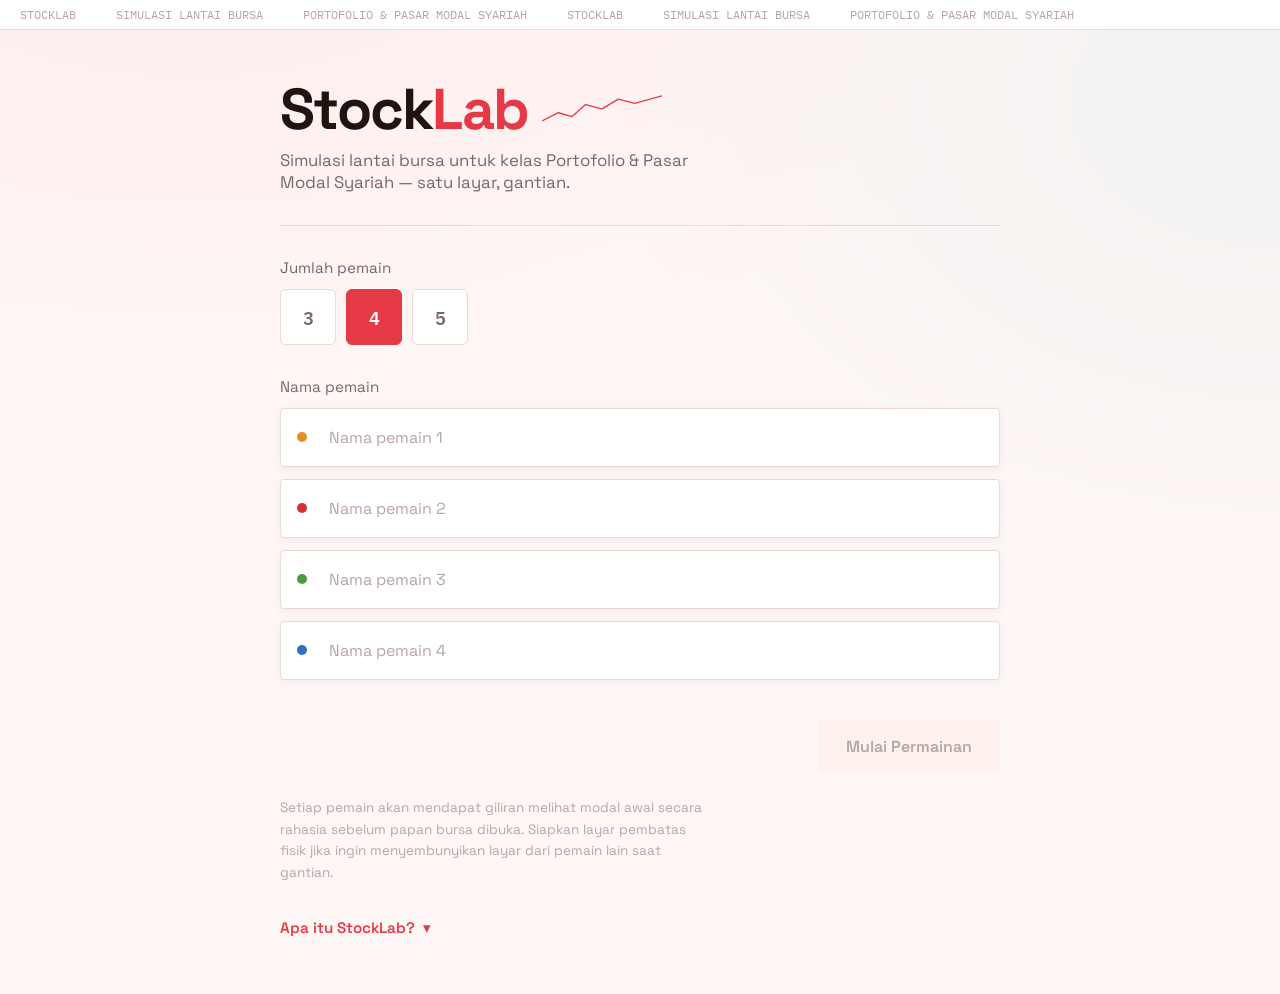
<file: index.html>
<!DOCTYPE html>
<html lang="id">
<head>
<meta charset="UTF-8">
<meta name="viewport" content="width=device-width, initial-scale=1.0, maximum-scale=1.0">
<title>StockLab — Simulasi Lantai Bursa</title>
<link rel="preconnect" href="https://fonts.googleapis.com">
<link rel="preconnect" href="https://fonts.gstatic.com" crossorigin>
<link href="https://fonts.googleapis.com/css2?family=Space+Grotesk:wght@400;500;600;700&family=IBM+Plex+Mono:wght@400;500;600;700&display=swap" rel="stylesheet">
<style>
  :root {
    --bg-void: #FFF7F6;
    --panel: #FFFFFF;
    --panel-raised: #FFF1EE;
    --panel-line: #EAD9D6;
    --ink: #23130F;
    --ink-muted: #7A6763;
    --ink-faint: #B7A6A2;

    --brand: #E63946;
    --brand-dark: #C22233;

    --keuangan: #E3902A;
    --tambang: #D6303B;
    --reksadana: #1F9E90;
    --agrikultur: #4C9A3E;
    --konsumer: #2E6FBE;

    --font-display: 'Space Grotesk', system-ui, sans-serif;
    --font-mono: 'IBM Plex Mono', ui-monospace, monospace;
  }

  :root { color-scheme: light; }

  * { box-sizing: border-box; }

  .reveal-box, .aksi-panel, .ladder, .name-field, .aksi-card, .final-row, .player-chip, .pass-card .reveal-box {
    box-shadow: 0 2px 8px rgba(35,19,15,0.06);
  }

  html, body {
    margin: 0;
    padding: 0;
    background: var(--bg-void);
    color: var(--ink);
    font-family: var(--font-display);
    min-height: 100vh;
    overflow-x: hidden;
  }

  body {
    background-image:
      radial-gradient(ellipse 900px 500px at 15% -10%, rgba(230,57,70,0.06), transparent),
      radial-gradient(ellipse 700px 500px at 100% 10%, rgba(31,158,144,0.06), transparent);
  }

  .screen {
    display: none;
    min-height: 100vh;
    width: 100%;
    padding: clamp(20px, 4vw, 56px);
  }
  .screen.active { display: flex; flex-direction: column; }

  /* ---------- Setup screen ---------- */

  #screen-setup { justify-content: center; }

  .setup-wrap {
    width: 100%;
    max-width: 720px;
    margin: 0 auto;
  }

  .wordmark {
    font-size: clamp(2.4rem, 6vw, 3.6rem);
    font-weight: 700;
    letter-spacing: -0.03em;
    line-height: 1;
    margin: 0;
  }
  .wordmark span { color: var(--brand); }

  .tagline {
    color: var(--ink-muted);
    font-size: 1.05rem;
    margin: 10px 0 0;
    max-width: 40ch;
  }

  .rule {
    height: 1px;
    background: var(--panel-line);
    margin: 32px 0;
    border: none;
  }

  .field-label {
    font-size: 0.95rem;
    color: var(--ink-muted);
    margin: 0 0 12px;
  }

  .count-row {
    display: flex;
    gap: 10px;
    margin-bottom: 32px;
  }

  .count-btn {
    font-family: var(--font-mono);
    font-size: 1.1rem;
    font-weight: 600;
    width: 56px;
    height: 56px;
    border-radius: 6px;
    border: 1px solid var(--panel-line);
    background: var(--panel);
    color: var(--ink-muted);
    cursor: pointer;
    transition: border-color 0.15s, color 0.15s, background 0.15s;
  }
  .count-btn:hover { border-color: var(--ink-faint); color: var(--ink); }
  .count-btn.selected {
    background: var(--brand);
    border-color: var(--brand);
    color: #FFFFFF;
  }

  .name-fields {
    display: flex;
    flex-direction: column;
    gap: 12px;
    margin-bottom: 40px;
  }

  .name-field {
    display: flex;
    align-items: center;
    gap: 14px;
    background: var(--panel);
    border: 1px solid var(--panel-line);
    border-radius: 4px;
    padding: 4px 4px 4px 16px;
  }

  .name-swatch {
    width: 10px;
    height: 10px;
    border-radius: 50%;
    flex-shrink: 0;
  }

  .name-field input {
    flex: 1;
    background: transparent;
    border: none;
    color: var(--ink);
    font-family: var(--font-display);
    font-size: 1rem;
    padding: 14px 8px;
    outline: none;
  }
  .name-field input::placeholder { color: var(--ink-faint); }

  .start-row { display: flex; justify-content: flex-end; }

  .btn-primary {
    font-family: var(--font-display);
    font-size: 1rem;
    font-weight: 600;
    color: #FFFFFF;
    background: var(--brand);
    border: none;
    border-radius: 4px;
    padding: 16px 28px;
    cursor: pointer;
    transition: transform 0.1s, background 0.15s;
  }
  .btn-primary:hover { background: var(--brand-dark); }
  .btn-primary:active { transform: scale(0.98); }
  .btn-primary:disabled {
    background: var(--panel-raised);
    color: var(--ink-faint);
    cursor: not-allowed;
  }

  .btn-ghost {
    font-family: var(--font-display);
    font-size: 0.95rem;
    font-weight: 500;
    color: var(--ink-muted);
    background: transparent;
    border: 1px solid var(--panel-line);
    border-radius: 4px;
    padding: 14px 24px;
    cursor: pointer;
    transition: border-color 0.15s, color 0.15s;
  }
  .btn-ghost:hover { border-color: var(--ink-faint); color: var(--ink); }

  .setup-note {
    margin-top: 24px;
    font-size: 0.85rem;
    color: var(--ink-faint);
    line-height: 1.6;
    max-width: 48ch;
  }

  .info-toggle-wrap { margin-top: 28px; }

  .info-toggle {
    display: flex;
    align-items: center;
    gap: 8px;
    background: none;
    border: none;
    color: var(--brand);
    font-family: var(--font-display);
    font-size: 0.95rem;
    font-weight: 600;
    cursor: pointer;
    padding: 6px 0;
  }
  .info-toggle .chevron { transition: transform 0.2s ease; display: inline-block; }
  .info-toggle[aria-expanded="true"] .chevron { transform: rotate(180deg); }

  .info-panel {
    margin-top: 16px;
    padding: 20px;
    background: var(--panel);
    border: 1px solid var(--panel-line);
    border-radius: 10px;
    max-width: 640px;
    animation: infoFadeIn 0.25s ease;
  }
  @keyframes infoFadeIn {
    from { opacity: 0; transform: translateY(-6px); }
    to { opacity: 1; transform: translateY(0); }
  }

  .info-intro {
    font-size: 0.92rem;
    line-height: 1.7;
    color: var(--ink-muted);
    margin: 0 0 20px;
  }

  .info-subhead {
    font-family: var(--font-mono);
    font-size: 0.72rem;
    color: var(--ink-faint);
    margin: 0 0 10px;
  }

  .info-endnote {
    font-size: 0.8rem;
    color: var(--ink-faint);
    line-height: 1.6;
    margin: 12px 0 20px;
  }

  .flow-strip {
    display: grid;
    grid-template-columns: repeat(4, 1fr);
    gap: 10px;
  }
  @media (max-width: 560px) {
    .flow-strip { grid-template-columns: 1fr; }
  }

  .flow-step {
    display: flex;
    flex-direction: column;
    gap: 4px;
    background: var(--panel-raised);
    border: 1px solid var(--panel-line);
    border-radius: 8px;
    padding: 12px;
  }
  .flow-icon { font-size: 1.3rem; }
  .flow-name { font-weight: 700; font-size: 0.9rem; }
  .flow-desc { font-size: 0.76rem; color: var(--ink-muted); line-height: 1.4; }

  .example-row {
    display: flex;
    gap: 12px;
    flex-wrap: wrap;
    margin-bottom: 8px;
  }

  .example-card {
    flex: 1;
    min-width: 220px;
    background: var(--panel-raised);
    border: 1px solid var(--panel-line);
    border-radius: 8px;
    padding: 14px;
  }
  .example-card .aksi-sector { font-size: 0.78rem; font-weight: 600; margin-bottom: 4px; }
  .example-card .aksi-effect { font-size: 0.85rem; color: var(--ink-muted); margin-bottom: 10px; }
  .example-card[data-theme="tambang"] .aksi-sector { color: var(--tambang); }
  .example-card[data-theme="agrikultur"] .aksi-sector { color: var(--agrikultur); }
  .example-card[data-theme="konsumer"] .aksi-sector { color: var(--konsumer); }
  .example-outcomes { font-size: 0.8rem; line-height: 1.7; color: var(--ink); }

  /* ---------- Pass-device / privacy screen ---------- */

  #screen-pass {
    justify-content: center;
    align-items: center;
    text-align: center;
  }

  .pass-card {
    width: 100%;
    max-width: 460px;
  }

  .pass-eyebrow {
    color: var(--ink-faint);
    font-family: var(--font-mono);
    font-size: 0.85rem;
    margin: 0 0 8px;
  }

  .pass-name {
    font-size: clamp(1.8rem, 5vw, 2.4rem);
    font-weight: 700;
    letter-spacing: -0.02em;
    margin: 0 0 28px;
  }

  .pass-instruction {
    color: var(--ink-muted);
    font-size: 1rem;
    line-height: 1.6;
    margin: 0 0 36px;
  }

  .reveal-box {
    background: var(--panel);
    border: 1px solid var(--panel-line);
    border-radius: 8px;
    padding: 36px 24px;
    margin-bottom: 28px;
    min-height: 140px;
    display: flex;
    flex-direction: column;
    align-items: center;
    justify-content: center;
    cursor: pointer;
    transition: border-color 0.15s;
  }
  .reveal-box:hover { border-color: var(--ink-faint); }

  .reveal-hidden .eye-icon { color: var(--ink-faint); margin-bottom: 14px; }
  .reveal-hidden .reveal-label {
    color: var(--ink-muted);
    font-size: 0.95rem;
  }

  .reveal-shown .reveal-label {
    color: var(--ink-muted);
    font-size: 0.85rem;
    margin: 0 0 6px;
  }
  .capital-figure {
    font-family: var(--font-mono);
    font-weight: 600;
    font-size: 2.6rem;
    color: var(--brand);
    letter-spacing: -0.01em;
  }
  .capital-figure .unit {
    font-size: 1.1rem;
    color: var(--ink-muted);
    margin-left: 8px;
  }

  #pass-continue { display: none; width: 100%; }

  /* ---------- Board screen ---------- */

  #screen-board { padding-left: clamp(16px, 3vw, 40px); padding-right: clamp(16px, 3vw, 40px); }

  .board-header {
    display: flex;
    justify-content: space-between;
    align-items: flex-start;
    flex-wrap: wrap;
    gap: 16px;
    margin-bottom: 8px;
  }

  .board-title { font-size: 1.5rem; font-weight: 700; margin: 0; letter-spacing: -0.02em; }
  .board-sub { color: var(--ink-faint); font-size: 0.85rem; margin: 4px 0 0; font-family: var(--font-mono); }

  .player-strip {
    display: flex;
    gap: 8px;
    flex-wrap: wrap;
  }

  .player-chip {
    display: flex;
    align-items: center;
    gap: 8px;
    background: var(--panel);
    border: 1px solid var(--panel-line);
    border-radius: 999px;
    padding: 8px 14px 8px 10px;
    font-size: 0.85rem;
  }
  .player-chip .dot { width: 8px; height: 8px; border-radius: 50%; }
  .player-chip .coins { color: var(--ink-faint); font-family: var(--font-mono); }

  .market {
    margin-top: 36px;
    display: grid;
    grid-template-columns: repeat(5, 1fr);
    gap: clamp(8px, 1.4vw, 18px);
    align-items: end;
  }

  @media (max-width: 760px) {
    .market {
      grid-auto-flow: column;
      grid-auto-columns: minmax(120px, 1fr);
      overflow-x: auto;
      padding-bottom: 12px;
    }
  }

  .sector {
    display: flex;
    flex-direction: column;
    align-items: center;
  }

  .sector-name {
    font-size: 0.8rem;
    font-weight: 600;
    text-align: center;
    margin-bottom: 14px;
    min-height: 2.4em;
    display: flex;
    align-items: center;
  }

  .ladder {
    width: 100%;
    border-radius: 6px;
    border: 1px solid var(--panel-line);
    background: var(--panel);
    padding: 8px 0;
    display: flex;
    flex-direction: column-reverse;
    gap: 2px;
  }

  .rung {
    position: relative;
    display: flex;
    align-items: center;
    justify-content: center;
    height: 34px;
    font-family: var(--font-mono);
    font-size: 0.85rem;
    color: var(--ink-faint);
  }

  .rung.active {
    color: var(--bg-void);
    font-weight: 700;
  }

  .rung .token {
    position: absolute;
    inset: 3px 10px;
    border-radius: 4px;
    z-index: 0;
  }
  .rung .num { position: relative; z-index: 1; }

  .sector[data-sector="keuangan"] .token { background: var(--keuangan); }
  .sector[data-sector="tambang"] .token { background: var(--tambang); }
  .sector[data-sector="reksadana"] .token { background: var(--reksadana); }
  .sector[data-sector="agrikultur"] .token { background: var(--agrikultur); }
  .sector[data-sector="konsumer"] .token { background: var(--konsumer); }

  .sector[data-sector="keuangan"] .sector-name { color: var(--keuangan); }
  .sector[data-sector="tambang"] .sector-name { color: var(--tambang); }
  .sector[data-sector="reksadana"] .sector-name { color: var(--reksadana); }
  .sector[data-sector="agrikultur"] .sector-name { color: var(--agrikultur); }
  .sector[data-sector="konsumer"] .sector-name { color: var(--konsumer); }

  .sector-reksadana .ladder {
    border-style: dashed;
  }
  .reksadana-formula {
    margin-top: 12px;
    font-size: 0.7rem;
    color: var(--ink-faint);
    text-align: center;
    line-height: 1.5;
  }
  .reksadana-formula .val { color: var(--reksadana); font-family: var(--font-mono); }

  .board-footer {
    margin-top: 48px;
    padding-top: 20px;
    border-top: 1px solid var(--panel-line);
    display: flex;
    justify-content: space-between;
    align-items: center;
    flex-wrap: wrap;
    gap: 12px;
  }

  .footer-note {
    color: var(--ink-faint);
    font-size: 0.85rem;
    max-width: 52ch;
    line-height: 1.6;
  }

  .batch-tag {
    font-family: var(--font-mono);
    font-size: 0.75rem;
    color: var(--ink-faint);
    border: 1px solid var(--panel-line);
    border-radius: 4px;
    padding: 6px 10px;
    white-space: nowrap;
  }

  @media (max-width: 520px) {
    .board-header { flex-direction: column; }
  }

  /* ---------- Bidding phase ---------- */

  .order-badge {
    font-family: var(--font-mono);
    font-size: 0.75rem;
    color: var(--brand);
    border: 1px solid var(--panel-line);
    border-radius: 4px;
    padding: 2px 6px;
  }

  .order-line {
    display: block;
    margin-top: 10px;
    font-family: var(--font-mono);
    color: var(--ink-muted);
    font-size: 0.9rem;
  }

  .footer-actions {
    display: flex;
    align-items: center;
    gap: 12px;
    flex-wrap: wrap;
  }

  .bid-input {
    width: 100%;
    background: var(--panel);
    border: 1px solid var(--panel-line);
    border-radius: 8px;
    padding: 28px;
    text-align: center;
    font-family: var(--font-mono);
    font-size: 2.4rem;
    color: var(--ink);
    outline: none;
    -moz-appearance: textfield;
  }
  .bid-input:focus { border-color: var(--brand); }

  .bid-hint {
    color: var(--ink-faint);
    font-size: 0.85rem;
    margin: 14px 0 28px;
    line-height: 1.6;
  }
  .bid-hint strong { color: var(--ink-muted); }

  .result-table {
    width: 100%;
    border-collapse: collapse;
    margin: 24px 0 16px;
    text-align: left;
  }
  .result-table th {
    font-family: var(--font-mono);
    font-weight: 500;
    font-size: 0.75rem;
    color: var(--ink-faint);
    padding: 0 10px 10px 0;
    border-bottom: 1px solid var(--panel-line);
  }
  .result-table td {
    padding: 12px 10px 12px 0;
    border-bottom: 1px solid var(--panel-line);
    font-size: 0.95rem;
  }
  .result-rank {
    font-family: var(--font-mono);
    font-weight: 700;
    color: var(--brand);
  }

  /* ---------- Fase Aksi ---------- */

  .aksi-wrap { max-width: 980px; margin: 0 auto; width: 100%; }

  .aksi-header {
    display: flex;
    justify-content: space-between;
    align-items: center;
    flex-wrap: wrap;
    gap: 12px;
    margin-bottom: 24px;
  }

  .aksi-turn-badge {
    font-family: var(--font-mono);
    font-size: 0.85rem;
    color: var(--ink-faint);
  }
  .aksi-turn-name {
    font-size: 1.3rem;
    font-weight: 700;
  }

  .card-grid {
    display: grid;
    grid-template-columns: repeat(auto-fill, minmax(130px, 1fr));
    gap: 10px;
    margin-bottom: 24px;
  }

  .aksi-card {
    border: 1px solid var(--panel-line);
    background: var(--panel);
    border-radius: 8px;
    padding: 14px 10px;
    cursor: pointer;
    text-align: center;
    transition: border-color 0.15s, transform 0.1s;
  }
  .aksi-card:hover { border-color: var(--ink-faint); transform: translateY(-2px); }
  .aksi-card.selected { border-color: var(--brand); background: var(--panel-raised); }
  .aksi-card .aksi-sector { font-size: 0.72rem; font-weight: 600; margin-bottom: 8px; }
  .aksi-card .aksi-effect { font-size: 0.85rem; color: var(--ink-muted); }
  .aksi-card .aksi-effect.plain { color: var(--ink-faint); font-style: italic; }

  .aksi-card[data-theme="tambang"] .aksi-sector { color: var(--tambang); }
  .aksi-card[data-theme="konsumer"] .aksi-sector { color: var(--konsumer); }
  .aksi-card[data-theme="keuangan"] .aksi-sector { color: var(--keuangan); }
  .aksi-card[data-theme="agrikultur"] .aksi-sector { color: var(--agrikultur); }
  .aksi-card[data-theme="reksadana"] .aksi-sector { color: var(--brand); }

  .aksi-panel {
    background: var(--panel);
    border: 1px solid var(--panel-line);
    border-radius: 8px;
    padding: 24px;
    margin-bottom: 24px;
  }

  .aksi-panel-title { font-weight: 600; margin: 0 0 6px; }
  .aksi-panel-sub { color: var(--ink-muted); font-size: 0.9rem; margin: 0 0 18px; line-height: 1.6; }

  .aksi-choice-row { display: flex; gap: 12px; flex-wrap: wrap; }

  .btn-option {
    font-family: var(--font-display);
    font-size: 0.95rem;
    font-weight: 500;
    color: var(--ink);
    background: var(--panel-raised);
    border: 1px solid var(--panel-line);
    border-radius: 6px;
    padding: 12px 18px;
    cursor: pointer;
    transition: border-color 0.15s;
  }
  .btn-option:hover { border-color: var(--brand); }
  .btn-option:disabled { opacity: 0.4; cursor: not-allowed; }

  .holdings-section { margin-top: 40px; }
  .holdings-title {
    font-size: 0.85rem;
    color: var(--ink-faint);
    text-transform: none;
    margin: 0 0 12px;
    font-family: var(--font-mono);
  }

  .holdings-table { width: 100%; border-collapse: collapse; }
  .holdings-table th, .holdings-table td {
    padding: 10px 8px;
    text-align: center;
    border-bottom: 1px solid var(--panel-line);
    font-size: 0.85rem;
  }
  .holdings-table th:first-child, .holdings-table td:first-child { text-align: left; }
  .holdings-table th { color: var(--ink-faint); font-weight: 500; font-family: var(--font-mono); font-size: 0.72rem; }
  .holdings-table td.qty-zero { color: var(--ink-faint); }

  .bank-section { margin-top: 24px; }
  .bank-section .footer-actions { align-items: center; }

  .bid-select {
    font-family: var(--font-display);
    font-size: 0.9rem;
    color: var(--ink);
    background: var(--panel);
    border: 1px solid var(--panel-line);
    border-radius: 6px;
    padding: 10px 12px;
  }

  .utang-badge {
    font-family: var(--font-mono);
    font-size: 0.72rem;
    color: var(--tambang);
    border: 1px solid var(--panel-line);
    border-radius: 4px;
    padding: 2px 6px;
  }

  .ekonomi-log-item {
    padding: 10px 0;
    border-bottom: 1px solid var(--panel-line);
    font-size: 0.9rem;
    line-height: 1.6;
    color: var(--ink-muted);
  }
  .ekonomi-log-item:last-child { border-bottom: none; }
  .ekonomi-log-item strong { color: var(--ink); }

  .final-row {
    display: flex;
    align-items: center;
    gap: 16px;
    background: var(--panel);
    border: 1px solid var(--panel-line);
    border-radius: 8px;
    padding: 18px 20px;
    margin-bottom: 10px;
  }
  .final-row.winner { border-color: var(--brand); background: var(--panel-raised); }
  .final-rank { font-family: var(--font-mono); font-size: 1.3rem; font-weight: 700; color: var(--ink-faint); width: 2ch; }
  .final-row.winner .final-rank { color: var(--brand); }
  .final-name { flex: 1; }
  .final-name .label { font-weight: 600; font-size: 1.05rem; }
  .final-name .crown { color: var(--brand); font-size: 0.78rem; font-family: var(--font-mono); margin-top: 2px; }
  .final-breakdown { color: var(--ink-faint); font-size: 0.78rem; font-family: var(--font-mono); margin-top: 4px; }
  .final-total { font-family: var(--font-mono); font-weight: 700; font-size: 1.3rem; }

  .coin-peek {
    display: inline-flex;
    align-items: center;
    gap: 6px;
    cursor: pointer;
    color: var(--ink-faint);
    font-family: var(--font-mono);
    font-size: 0.85rem;
    border: 1px dashed var(--panel-line);
    border-radius: 6px;
    padding: 5px 12px;
    transition: border-color 0.15s, color 0.15s;
  }
  .coin-peek:hover { border-color: var(--ink-faint); }
  .coin-peek.revealed {
    color: var(--brand);
    border-style: solid;
    border-color: var(--brand);
  }

  /* ---------- Sentuhan tema saham: ticker, flash harga, animasi kartu ---------- */

  .ticker-bar {
    position: sticky;
    top: 0;
    z-index: 40;
    background: var(--panel);
    border-bottom: 1px solid var(--panel-line);
    overflow: hidden;
    white-space: nowrap;
  }
  .ticker-track {
    display: inline-block;
    padding: 7px 0;
    font-family: var(--font-mono);
    font-size: 0.75rem;
    color: var(--ink-faint);
    animation: ticker-scroll 26s linear infinite;
  }
  .ticker-track span { margin: 0 20px; }
  .ticker-up { color: var(--agrikultur); }
  .ticker-down { color: var(--tambang); }
  @keyframes ticker-scroll {
    from { transform: translateX(0); }
    to { transform: translateX(-50%); }
  }
  @media (prefers-reduced-motion: reduce) {
    .ticker-track { animation: none; }
  }

  .sector { border-radius: 10px; transition: none; }
  .sector.flash-up { animation: flashUp 1.1s ease; }
  .sector.flash-down { animation: flashDown 1.1s ease; }
  @keyframes flashUp {
    0% { box-shadow: 0 0 0 0 rgba(95,174,73,0.55); }
    100% { box-shadow: 0 0 0 16px rgba(95,174,73,0); }
  }
  @keyframes flashDown {
    0% { box-shadow: 0 0 0 0 rgba(214,72,74,0.55); }
    100% { box-shadow: 0 0 0 16px rgba(214,72,74,0); }
  }

  @keyframes cardPop {
    from { opacity: 0; transform: translateY(8px) scale(0.96); }
    to { opacity: 1; transform: translateY(0) scale(1); }
  }
  .aksi-card { animation: cardPop 0.32s ease both; }
  .aksi-card:nth-child(1) { animation-delay: 0s; }
  .aksi-card:nth-child(2) { animation-delay: .03s; }
  .aksi-card:nth-child(3) { animation-delay: .06s; }
  .aksi-card:nth-child(4) { animation-delay: .09s; }
  .aksi-card:nth-child(5) { animation-delay: .12s; }
  .aksi-card:nth-child(6) { animation-delay: .15s; }
  .aksi-card:nth-child(7) { animation-delay: .18s; }
  .aksi-card:nth-child(8) { animation-delay: .21s; }
  .aksi-card:nth-child(9) { animation-delay: .24s; }
  .aksi-card:nth-child(10) { animation-delay: .27s; }

  .wordmark-row { display: flex; align-items: center; gap: 14px; }
  .chart-squiggle polyline {
    fill: none;
    stroke: var(--brand);
    stroke-width: 2.5;
    stroke-linecap: round;
    stroke-linejoin: round;
    stroke-dasharray: 320;
    stroke-dashoffset: 320;
    animation: drawLine 2s ease forwards, floatLine 3.6s ease-in-out 2s infinite;
  }
  @keyframes drawLine { to { stroke-dashoffset: 0; } }
  @keyframes floatLine {
    0%, 100% { transform: translateY(0); }
    50% { transform: translateY(-3px); }
  }
  @media (prefers-reduced-motion: reduce) {
    .chart-squiggle polyline { animation: none; stroke-dashoffset: 0; }
    .aksi-card, .sector.flash-up, .sector.flash-down { animation: none; }
  }

  .toast-container {
    position: fixed;
    top: 46px;
    right: 14px;
    z-index: 200;
    display: flex;
    flex-direction: column;
    gap: 8px;
    pointer-events: none;
    max-width: min(90vw, 300px);
  }
  .toast {
    background: #FFFFFF;
    border: 1px solid var(--panel-line);
    border-left: 4px solid var(--brand);
    border-radius: 8px;
    padding: 10px 14px;
    font-family: var(--font-mono);
    font-size: 0.82rem;
    color: var(--ink);
    box-shadow: 0 8px 24px rgba(35,19,15,0.14);
    animation: toastIn 0.25s ease, toastOut 0.3s ease 2.7s forwards;
  }
  .toast.up { border-left-color: var(--agrikultur); color: var(--agrikultur); }
  .toast.down { border-left-color: var(--tambang); color: var(--tambang); }
  @keyframes toastIn {
    from { opacity: 0; transform: translateX(24px); }
    to { opacity: 1; transform: translateX(0); }
  }
  @keyframes toastOut {
    to { opacity: 0; transform: translateX(24px); }
  }
</style>
</head>
<body>
<div class="toast-container" id="toast-container"></div>
<div class="ticker-bar"><div class="ticker-track" id="ticker-track"></div></div>

<!-- ============ SETUP SCREEN ============ -->
<section id="screen-setup" class="screen active">
  <div class="setup-wrap">
    <div class="wordmark-row">
      <h1 class="wordmark">Stock<span>Lab</span></h1>
      <svg class="chart-squiggle" viewBox="0 0 220 60" width="120" height="34" aria-hidden="true">
        <polyline points="0,50 30,35 55,42 80,20 110,28 140,10 170,18 220,4" />
      </svg>
    </div>
    <p class="tagline">Simulasi lantai bursa untuk kelas Portofolio &amp; Pasar Modal Syariah — satu layar, gantian.</p>

    <hr class="rule">

    <p class="field-label">Jumlah pemain</p>
    <div class="count-row" id="count-row">
      <button class="count-btn" data-count="3">3</button>
      <button class="count-btn selected" data-count="4">4</button>
      <button class="count-btn" data-count="5">5</button>
    </div>

    <p class="field-label">Nama pemain</p>
    <div class="name-fields" id="name-fields"></div>

    <div class="start-row">
      <button class="btn-primary" id="btn-start" disabled>Mulai Permainan</button>
    </div>

    <p class="setup-note">Setiap pemain akan mendapat giliran melihat modal awal secara rahasia sebelum papan bursa dibuka. Siapkan layar pembatas fisik jika ingin menyembunyikan layar dari pemain lain saat gantian.</p>

    <div class="info-toggle-wrap">
      <button class="info-toggle" id="btn-info-toggle" aria-expanded="false">
        <span>Apa itu StockLab?</span>
        <span class="chevron" id="info-chevron">▾</span>
      </button>
      <div class="info-panel" id="info-panel" hidden>

        <p class="info-intro">StockLab adalah simulasi lantai bursa. Tiap pemain membangun aset lewat investasi di beberapa sektor saham &amp; Reksa Dana. Pemenangnya adalah pemain dengan <strong>koin + nilai saham terbanyak</strong> di akhir permainan — bergelar <strong>Investor Terbaik</strong>.</p>

        <p class="info-subhead">Alur satu ronde</p>
        <div class="flow-strip">
          <div class="flow-step">
            <span class="flow-icon">🎲</span>
            <span class="flow-name">Bidding</span>
            <span class="flow-desc">Tawar koin rahasia, tertinggi dapat urutan main duluan</span>
          </div>
          <div class="flow-step">
            <span class="flow-icon">🃏</span>
            <span class="flow-name">Aksi</span>
            <span class="flow-desc">Ambil kartu terbuka: Simpan jadi saham, atau Aktifkan efeknya</span>
          </div>
          <div class="flow-step">
            <span class="flow-icon">💵</span>
            <span class="flow-name">Jual</span>
            <span class="flow-desc">Jual saham yang dimiliki ke Bank sesuai harga saat itu</span>
          </div>
          <div class="flow-step">
            <span class="flow-icon">📉</span>
            <span class="flow-name">Ekonomi</span>
            <span class="flow-desc">Harga tiap sektor bergerak otomatis, lalu ulang dari Bidding</span>
          </div>
        </div>
        <p class="info-endnote">Permainan berakhir saat Kartu Ekonomi terakhir dibuka.</p>

        <p class="info-subhead">Kartu Aksi — Simpan atau Aktifkan</p>
        <p class="info-endnote" style="margin-top:0;">Kartu Aksi apa pun, kalau dipilih <strong>Simpan</strong>, selalu jadi 1 lembar saham sesuai sektor yang tertera — efek khususnya hilang. Kalau <strong>Aktifkan</strong>, efeknya jalan sesuai jenisnya (lihat 5 jenis di bawah), tapi kartunya tidak jadi saham.</p>
        <div class="example-row">
          <div class="example-card">
            <div class="aksi-effect">🔎 Info Bursa</div>
            <div class="example-outcomes"><div>Intip Kartu Ekonomi teratas dari 2 sektor pilihan, dapat 2 koin dari Bank.</div></div>
          </div>
          <div class="example-card">
            <div class="aksi-effect">📈 Rumor</div>
            <div class="example-outcomes"><div>Gerakkan harga sektor mana saja, naik atau turun, sampai 2 kali.</div></div>
          </div>
          <div class="example-card">
            <div class="aksi-effect">⏱️ Quickbuy</div>
            <div class="example-outcomes"><div>Langsung ambil &amp; simpan 2 kartu saham sekaligus — giliran otomatis berakhir.</div></div>
          </div>
          <div class="example-card">
            <div class="aksi-effect">🧮 Trading Fee</div>
            <div class="example-outcomes"><div>Bayar sedikit biaya ke Bank, lalu boleh jual sebagian/semua saham yang dimiliki.</div></div>
          </div>
          <div class="example-card">
            <div class="aksi-effect">🛒 Akuisisi</div>
            <div class="example-outcomes"><div>Ambil 1 saham dari pemain lain (jumlah sahamnya ≤ milik Anda); dia dapat kompensasi koin.</div></div>
          </div>
        </div>

        <p class="info-subhead">Contoh Kartu Ekonomi</p>
        <div class="example-row">
          <div class="example-card" data-theme="agrikultur">
            <div class="aksi-sector">🌾 Saham Agrikultur</div>
            <div class="aksi-effect">Melaju</div>
            <div class="example-outcomes"><div>Harga sektor ini <strong>naik 2 poin</strong> — otomatis, tanpa dipilih pemain.</div></div>
          </div>
          <div class="example-card" data-theme="konsumer">
            <div class="aksi-sector">💧 Saham Konsumer</div>
            <div class="aksi-effect">Anjlok</div>
            <div class="example-outcomes"><div>Harga sektor ini <strong>turun 1 poin</strong> — otomatis, tanpa dipilih pemain.</div></div>
          </div>
        </div>
        <p class="info-endnote">Setiap ronde, 1 Kartu Ekonomi otomatis terbuka untuk tiap sektor. Penjelasan tiap efek selalu muncul di layar saat kartunya benar-benar dibuka.</p>

      </div>
    </div>
  </div>
</section>

<!-- ============ PASS / PRIVACY SCREEN ============ -->
<section id="screen-pass" class="screen">
  <div class="pass-card">
    <p class="pass-eyebrow" id="pass-eyebrow">GILIRAN 1 DARI 4</p>
    <h2 class="pass-name" id="pass-name">Pemain 1</h2>
    <p class="pass-instruction">Oper perangkat ke pemain ini. Pastikan pemain lain tidak melihat layar sebelum menekan kotak di bawah.</p>

    <div class="reveal-box reveal-hidden" id="reveal-box">
      <svg class="eye-icon" width="28" height="28" viewBox="0 0 24 24" fill="none" stroke="currentColor" stroke-width="1.6">
        <path d="M2 12s3.6-6.5 10-6.5S22 12 22 12s-3.6 6.5-10 6.5S2 12 2 12Z"/>
        <line x1="3" y1="3" x2="21" y2="21"/>
      </svg>
      <span class="reveal-label">Tekan untuk melihat modal awal</span>
    </div>

    <button class="btn-primary" id="pass-continue">Sudah dilihat — oper ke pemain berikutnya</button>
  </div>
</section>

<!-- ============ BOARD SCREEN ============ -->
<section id="screen-board" class="screen">
  <div class="board-header">
    <div>
      <h2 class="board-title">Lantai Bursa</h2>
      <p class="board-sub" id="board-sub">HARGA IPO 5 · URUTAN SEKTOR DIACAK TIAP PERMAINAN</p>
    </div>
    <div class="player-strip" id="player-strip"></div>
  </div>

  <div class="market" id="market"></div>

  <div class="holdings-section">
    <p class="holdings-title">PORTOFOLIO SAHAM (TERBUKA UNTUK SEMUA PEMAIN)</p>
    <table class="holdings-table" id="holdings-table"></table>
  </div>

  <div class="holdings-section bank-section">
    <p class="holdings-title">BANK · KARTU UTANG TERSISA: <span id="utang-remaining">5</span>/5</p>
    <div class="footer-actions">
      <select class="bid-select" id="utang-player-select"></select>
      <button class="btn-ghost" id="btn-pinjam">Pinjam 10 Koin (Kartu Utang)</button>
      <span class="bid-hint" id="utang-hint" style="margin:0;">Pinjaman otomatis dibayar 13 koin di akhir permainan.</span>
    </div>
  </div>

  <div class="board-footer">
    <p class="footer-note" id="board-footer-note">Papan siap dengan modal awal &amp; Kartu Urutan sudah dibagikan secara acak. Tekan tombol untuk membuka Kartu Aksi &amp; memulai ronde.</p>
    <div class="footer-actions">
      <span class="batch-tag" id="batch-tag">BATCH 1–6 · PROTOTIPE LENGKAP</span>
      <button class="btn-primary" id="btn-phase-action">Buka Kartu Aksi &amp; Mulai Ronde</button>
    </div>
  </div>
</section>

<!-- ============ KARTU AKSI TERBUKA (PUBLIK) ============ -->
<section id="screen-aksi-open" class="screen">
  <div class="aksi-wrap">
    <p class="pass-eyebrow">KARTU AKSI DIBUKA</p>
    <h2 class="board-title" style="margin-bottom:8px;">Kartu tersedia untuk ronde ini</h2>
    <p class="aksi-panel-sub" id="aksi-open-sub">Semua pemain boleh melihat kartu ini. Kartu akan diambil bergiliran pada Fase Aksi, setelah urutan jalan ditentukan lewat Fase Bidding.</p>
    <div class="card-grid" id="aksi-open-grid"></div>
    <button class="btn-primary" id="btn-goto-bidding">Lanjut ke Fase Bidding</button>
  </div>
</section>

<!-- ============ BIDDING: INPUT TAWARAN (per pemain, gantian) ============ -->
<section id="screen-bidenter" class="screen">
  <div class="pass-card">
    <p class="pass-eyebrow" id="bid-eyebrow">FASE BIDDING · GILIRAN 1 DARI 4</p>
    <h2 class="pass-name" id="bid-name">Pemain 1</h2>
    <p class="pass-instruction">Oper perangkat ke pemain ini. Masukkan tawaran secara rahasia untuk memperebutkan Kartu Urutan, lalu kunci sebelum mengoper ke pemain berikutnya.</p>

    <div id="bid-box"></div>

    <button class="btn-primary" id="bid-action-btn" style="width:100%;">Kunci Tawaran</button>
  </div>
</section>

<!-- ============ OPER PERANGKAT — sebelum tiap giliran input Bidding ============ -->
<section id="screen-bid-pass" class="screen">
  <div class="pass-card">
    <p class="pass-eyebrow" id="bidpass-eyebrow">FASE BIDDING · GILIRAN 1 DARI 4</p>
    <h2 class="pass-name" id="bidpass-name">Pemain 1</h2>
    <p class="pass-instruction">Oper perangkat ke pemain ini. Pastikan pemain lain tidak melihat layar sebelum menekan tombol di bawah.</p>
    <button class="btn-primary" id="btn-bidpass-continue" style="width:100%;">Mulai Giliran Saya</button>
  </div>
</section>

<!-- ============ BIDDING: BUKA BERSAMAAN & HASIL ============ -->
<section id="screen-bidreveal" class="screen">
  <div class="pass-card" style="max-width:560px;">
    <p class="pass-eyebrow">FASE BIDDING</p>
    <h2 class="pass-name" style="font-size:1.8rem;">Semua tawaran sudah terkunci</h2>
    <p class="pass-instruction">Kumpulkan kembali semua pemain di sekitar layar, lalu buka kepalan tangan bersamaan dengan menekan tombol di bawah.</p>

    <button class="btn-primary" id="btn-reveal-bids" style="width:100%;">Buka Semua Tawaran</button>

    <div id="bid-results" style="display:none; text-align:left;"></div>
    <button class="btn-primary" id="btn-bidding-done" style="display:none; width:100%; margin-top:8px;">Lanjut ke Fase Aksi</button>
  </div>
</section>

<!-- ============ FASE AKSI (giliran, layar bersama) ============ -->
<section id="screen-aksi" class="screen">
  <div class="aksi-wrap">
    <div class="aksi-header">
      <div>
        <span class="aksi-turn-badge">FASE AKSI · GILIRAN</span>
        <div class="aksi-turn-name" id="aksi-turn-name">Pemain 1</div>
        <div class="final-breakdown" id="aksi-turn-coins" style="margin-top:6px;"></div>
        <div class="final-breakdown" id="aksi-turn-holdings" style="margin-top:2px;"></div>
      </div>
      <span class="batch-tag" id="aksi-remaining-tag">8 kartu tersisa</span>
    </div>

    <div class="market" id="aksi-market" style="margin-bottom:20px;"></div>

    <div class="holdings-section" style="margin-top:0; margin-bottom:28px;">
      <p class="holdings-title">PORTOFOLIO SAHAM (TERBUKA UNTUK SEMUA PEMAIN)</p>
      <table class="holdings-table" id="aksi-holdings-table"></table>
    </div>

    <div class="card-grid" id="aksi-grid"></div>

    <div class="aksi-panel" id="aksi-action-panel" style="display:none;"></div>
  </div>
</section>

<!-- ============ OPER PERANGKAT — sebelum tiap giliran Fase Aksi ============ -->
<section id="screen-aksi-pass" class="screen">
  <div class="pass-card">
    <p class="pass-eyebrow" id="aksipass-eyebrow">FASE AKSI · GILIRAN 1 DARI 4</p>
    <h2 class="pass-name" id="aksipass-name">Pemain 1</h2>
    <p class="pass-instruction">Oper perangkat ke pemain ini. Pastikan pemain lain tidak melihat layar sebelum menekan tombol di bawah.</p>
    <button class="btn-primary" id="btn-aksipass-continue" style="width:100%;">Mulai Giliran Saya</button>
  </div>
</section>

<!-- ============ FASE JUAL (giliran, layar bersama) ============ -->
<section id="screen-jual" class="screen">
  <div class="aksi-wrap">
    <div class="aksi-header">
      <div>
        <span class="aksi-turn-badge">FASE JUAL · GILIRAN</span>
        <div class="aksi-turn-name" id="jual-turn-name">Pemain 1</div>
        <div class="final-breakdown" id="jual-turn-coins" style="margin-top:6px;"></div>
        <div class="final-breakdown" id="jual-turn-holdings" style="margin-top:2px;"></div>
      </div>
      <span class="batch-tag" id="jual-remaining-tag">Pemain 1 dari 4</span>
    </div>

    <div class="market" id="jual-market" style="margin-bottom:20px;"></div>

    <div class="holdings-section" style="margin-top:0; margin-bottom:28px;">
      <p class="holdings-title">PORTOFOLIO SAHAM (TERBUKA UNTUK SEMUA PEMAIN)</p>
      <table class="holdings-table" id="jual-holdings-table"></table>
    </div>

    <div class="aksi-panel" id="jual-panel"></div>
  </div>
</section>

<!-- ============ OPER PERANGKAT — sebelum tiap giliran Fase Jual ============ -->
<section id="screen-jual-pass" class="screen">
  <div class="pass-card">
    <p class="pass-eyebrow" id="jualpass-eyebrow">FASE JUAL · GILIRAN 1 DARI 4</p>
    <h2 class="pass-name" id="jualpass-name">Pemain 1</h2>
    <p class="pass-instruction">Oper perangkat ke pemain ini. Pastikan pemain lain tidak melihat layar sebelum menekan tombol di bawah.</p>
    <button class="btn-primary" id="btn-jualpass-continue" style="width:100%;">Mulai Giliran Saya</button>
  </div>
</section>

<!-- ============ FASE EKONOMI (otomatis, ringkasan) ============ -->
<section id="screen-ekonomi" class="screen">
  <div class="aksi-wrap">
    <p class="pass-eyebrow">FASE EKONOMI</p>
    <h2 class="board-title" style="margin-bottom:16px;">Kartu Ekonomi ronde ini</h2>
    <div class="card-grid" id="ekonomi-cards-grid"></div>
    <div class="market" id="ekonomi-market" style="margin:28px 0 20px;"></div>
    <div class="holdings-section" style="margin-top:0; margin-bottom:28px;">
      <p class="holdings-title">PORTOFOLIO SAHAM (TERBUKA UNTUK SEMUA PEMAIN)</p>
      <table class="holdings-table" id="ekonomi-holdings-table"></table>
    </div>
    <div class="aksi-panel" id="ekonomi-log-panel"></div>
    <button class="btn-primary" id="btn-ekonomi-done" style="width:100%;">Lanjut ke Papan</button>
  </div>
</section>

<!-- ============ SKOR AKHIR ============ -->
<section id="screen-final" class="screen">
  <div class="aksi-wrap" style="max-width:720px;">
    <p class="pass-eyebrow">PERMAINAN BERAKHIR</p>
    <h2 class="board-title" style="margin-bottom:8px;">Skor Akhir</h2>
    <p class="aksi-panel-sub" id="final-sub">Kartu Ekonomi terakhir sudah dibuka. Total aset = koin + nilai saham/Reksa Dana pada harga penutupan − utang.</p>
    <div id="final-table-wrap"></div>
  </div>
</section>

<script>
(function() {
  // Tangga harga persis seperti tercetak di tiap Kartu Saham asli (5 = Harga Awal / IPO)
  var SECTOR_DEFS = [
    { id: 'tambang',    name: 'Saham Tambang',    track: [2,3,5,6,8,9] },
    { id: 'konsumer',   name: 'Saham Konsumer',   track: [1,2,3,4,5,6,7,8] },
    { id: 'keuangan',   name: 'Saham Keuangan',   track: [1,3,4,5,6,7,9] },
    { id: 'agrikultur', name: 'Saham Agrikultur', track: [1,2,4,5,6,8,9] }
  ];
  var STARTING_CAPITAL = 15;

  var state = { count: 4, players: [], passIndex: 0, board: [], phase: 'ready-bidding', pool: [], deck: [], cardSeq: 0, turnPointer: 0, aksiSel: null, aksiUI: null };

  function shuffleArr(arr) {
    for (var i = arr.length - 1; i > 0; i--) {
      var j = Math.floor(Math.random() * (i + 1));
      var tmp = arr[i]; arr[i] = arr[j]; arr[j] = tmp;
    }
    return arr;
  }

  function shuffledSectors() {
    var arr = shuffleArr(SECTOR_DEFS.map(function(s) {
      return { id: s.id, name: s.name, track: s.track, price: 5 };
    }));
    // Reksa Dana selalu diletakkan di antara 2 sektor yang jatuh di tengah
    var withReksa = [
      arr[0],
      arr[1],
      { id: 'reksadana', name: 'Reksa Dana', formula: true, neighbors: [arr[1].id, arr[2].id] },
      arr[2],
      arr[3]
    ];
    return withReksa;
  }

  function sectorPrice(board, id) {
    var byId = {};
    board.forEach(function(s) { byId[s.id] = s; });
    var s = byId[id];
    if (!s) return 5;
    if (s.formula) {
      return Math.floor((byId[s.neighbors[0]].price + byId[s.neighbors[1]].price) / 2);
    }
    return s.price;
  }

  // Dek Kartu Aksi: 60 kartu, distribusi rata-rata (sementara, menunggu hitungan pasti dari rulebook cetak)
  function buildAksiDeck() {
    var deck = [];
    var sektorThemes = ['tambang', 'konsumer', 'keuangan', 'agrikultur'];
    sektorThemes.forEach(function(theme) {
      var mix = { info: 3, rumor: 3, quickbuy: 2, fee: 2, akuisisi: 2 }; // 12/tema
      Object.keys(mix).forEach(function(eff) {
        for (var i = 0; i < mix[eff]; i++) deck.push({ theme: theme, effect: eff });
      });
    });
    var reksaMix = { rumor: 3, quickbuy: 3, fee: 3, akuisisi: 3 }; // 12, tanpa Info Bursa (bukan Saham)
    Object.keys(reksaMix).forEach(function(eff) {
      for (var i = 0; i < reksaMix[eff]; i++) deck.push({ theme: 'reksadana', effect: eff });
    });
    deck.forEach(function(c) { c.id = 'c' + (state.cardSeq++); });
    return shuffleArr(deck);
  }

  var EFFECT_LABEL = {
    info: 'Info Bursa', rumor: 'Rumor', quickbuy: 'Quickbuy', fee: 'Trading Fee', akuisisi: 'Akuisisi'
  };
  var THEME_LABEL = {
    tambang: 'Saham Tambang', konsumer: 'Saham Konsumer', keuangan: 'Saham Keuangan',
    agrikultur: 'Saham Agrikultur', reksadana: 'Reksa Dana'
  };
  var THEME_ICON = {
    tambang: '⛏️', konsumer: '💧', keuangan: '💰', agrikultur: '🌾', reksadana: '🔗'
  };
  var EFFECT_ICON = {
    info: '🔎', rumor: '📈', quickbuy: '⏱️', fee: '🧮', akuisisi: '🛒'
  };

  // Dek Kartu Ekonomi: 18 jenis efek unik x2 = 36 kartu, generik (tidak bersektor saat dikocok)
  var ECONOMY_TYPES = [
    { key: 'naik', label: 'Naik', steps: 1, desc: 'Saham sektor ini naik 1 poin.' },
    { key: 'melaju', label: 'Melaju', steps: 2, desc: 'Saham sektor ini naik 2 poin.' },
    { key: 'boom', label: 'Boom', steps: 3, desc: 'Saham sektor ini naik 3 poin.' },
    { key: 'sideways', label: 'Sideways', steps: 0, desc: 'Saham sektor ini tidak bergerak.' },
    { key: 'anjlok', label: 'Anjlok', steps: -1, desc: 'Saham sektor ini turun 1 poin.' },
    { key: 'terjun', label: 'Terjun', steps: -2, desc: 'Saham sektor ini turun 2 poin.' },
    { key: 'crash', label: 'Crash', steps: -3, desc: 'Saham sektor ini turun 3 poin.' },
    { key: 'dividen', label: 'Dividen', steps: 0, side: 'dividen', desc: 'Semua pemain dapat 1 koin per lembar saham sektor ini.' },
    { key: 'extrafee', label: 'Extra Fee', steps: 0, side: 'extrafee', desc: 'Semua pemain bayar 1 koin per lembar saham sektor ini.' },
    { key: 'penerbitan', label: 'Penerbitan Saham Baru', steps: -1, side: 'penerbitan', desc: 'Turun 1 poin; semua pemegang saham dapat 1 lembar tambahan gratis.' },
    { key: 'pajak', label: 'Pajak Jalan', steps: 0, side: 'pajak', desc: 'Semua pemain bayar koin ke Bank sebesar nomor Kartu Urutan mereka.' },
    { key: 'taxamnesty', label: 'Tax Amnesty', steps: 1, side: 'taxamnesty', desc: 'Naik 1 poin; kenaikan sektor lain ronde ini dapat bonus +1 poin.' },
    { key: 'worldoil', label: 'World Oil Regulation', steps: 0, side: 'worldoil', desc: 'Efek dialihkan: Saham Tambang naik 1 poin, sektor ini sendiri tidak bergerak (interpretasi sementara).' },
    { key: 'restrukturisasi', label: 'Restrukturisasi Ekonomi', steps: 0, side: 'restrukturisasi', desc: 'Semua harga saham kembali ke Harga Awal (5); efek kartu ekonomi lain ronde ini dibatalkan.' },
    { key: 'resesi', label: 'Resesi', steps: 0, side: 'resesi', desc: 'Diterapkan sebelum kartu lain: semua saham di atas Harga Awal turun 1 poin.' },
    { key: 'stimulus', label: 'Stimulus Ekonomi', steps: 0, side: 'stimulus', desc: 'Diterapkan setelah kartu lain: semua saham di bawah Harga Awal naik 1 poin.' },
    { key: 'merger', label: 'Merger', steps: 0, side: 'merger', desc: 'Sektor ini mengikuti pergerakan sektor di sebelah kanannya (atau kiri jika paling kanan).' },
    { key: 'buyback', label: 'Buyback', steps: 1, side: 'buyback', desc: 'Naik 1 poin; semua pemegang wajib menjual semua sahamnya sekarang, lalu harga kembali ke Harga Awal.' }
  ];

  function buildEkonomiDeck() {
    var deck = [];
    ECONOMY_TYPES.forEach(function(t) {
      deck.push({ key: t.key, label: t.label, steps: t.steps, side: t.side, desc: t.desc });
      deck.push({ key: t.key, label: t.label, steps: t.steps, side: t.side, desc: t.desc });
    });
    return shuffleArr(deck);
  }

  function dealEkonomiPiles(board) {
    var deck = buildEkonomiDeck();
    board.forEach(function(s) {
      if (!s.formula) s.ekonomi = deck.splice(0, 6);
    });
  }

  var countRow = document.getElementById('count-row');
  var nameFields = document.getElementById('name-fields');
  var btnStart = document.getElementById('btn-start');

  function buildNameFields() {
    nameFields.innerHTML = '';
    var colors = ['var(--keuangan)','var(--tambang)','var(--agrikultur)','var(--konsumer)','var(--reksadana)'];
    for (var i = 0; i < state.count; i++) {
      var row = document.createElement('div');
      row.className = 'name-field';
      var swatch = document.createElement('span');
      swatch.className = 'name-swatch';
      swatch.style.background = colors[i % colors.length];
      var input = document.createElement('input');
      input.type = 'text';
      input.placeholder = 'Nama pemain ' + (i + 1);
      input.maxLength = 20;
      input.addEventListener('input', checkReady);
      row.appendChild(swatch);
      row.appendChild(input);
      nameFields.appendChild(row);
    }
    checkReady();
  }

  function checkReady() {
    var inputs = nameFields.querySelectorAll('input');
    var allFilled = Array.prototype.every.call(inputs, function(inp) {
      return inp.value.trim().length > 0;
    });
    btnStart.disabled = !allFilled;
  }

  countRow.addEventListener('click', function(e) {
    var btn = e.target.closest('.count-btn');
    if (!btn) return;
    countRow.querySelectorAll('.count-btn').forEach(function(b) { b.classList.remove('selected'); });
    btn.classList.add('selected');
    state.count = parseInt(btn.dataset.count, 10);
    buildNameFields();
  });

  function assignRandomOrder(players) {
    var nums = [];
    for (var i = 1; i <= players.length; i++) nums.push(i);
    for (var i = nums.length - 1; i > 0; i--) {
      var j = Math.floor(Math.random() * (i + 1));
      var tmp = nums[i]; nums[i] = nums[j]; nums[j] = tmp;
    }
    players.forEach(function(p, i) { p.order = nums[i]; });
  }

  btnStart.addEventListener('click', function() {
    var inputs = nameFields.querySelectorAll('input');
    state.players = Array.prototype.map.call(inputs, function(inp, i) {
      return {
        name: inp.value.trim(), coins: STARTING_CAPITAL, index: i, utang: 0,
        holdings: { tambang: 0, konsumer: 0, keuangan: 0, agrikultur: 0, reksadana: 0 }
      };
    });
    assignRandomOrder(state.players);
    state.passIndex = 0;
    state.board = shuffledSectors();
    dealEkonomiPiles(state.board);
    state.deck = buildAksiDeck();
    state.pool = [];
    state.phase = 'ready-bidding';
    state.utangRemaining = 5;
    goTo('screen-pass');
    renderPassScreen();
  });

  // ---- Pass / privacy screen ----
  var passEyebrow = document.getElementById('pass-eyebrow');
  var passName = document.getElementById('pass-name');
  var revealBox = document.getElementById('reveal-box');
  var passContinue = document.getElementById('pass-continue');

  function renderPassScreen() {
    var p = state.players[state.passIndex];
    passEyebrow.textContent = 'GILIRAN ' + (state.passIndex + 1) + ' DARI ' + state.players.length;
    passName.textContent = p.name;
    revealBox.className = 'reveal-box reveal-hidden';
    revealBox.innerHTML =
      '<svg class="eye-icon" width="28" height="28" viewBox="0 0 24 24" fill="none" stroke="currentColor" stroke-width="1.6">' +
      '<path d="M2 12s3.6-6.5 10-6.5S22 12 22 12s-3.6 6.5-10 6.5S2 12 2 12Z"/><line x1="3" y1="3" x2="21" y2="21"/></svg>' +
      '<span class="reveal-label">Tekan untuk melihat modal awal & Kartu Urutan</span>';
    passContinue.style.display = 'none';
  }

  revealBox.addEventListener('click', function() {
    if (!revealBox.classList.contains('reveal-hidden')) return;
    var p = state.players[state.passIndex];
    revealBox.className = 'reveal-box reveal-shown';
    revealBox.innerHTML =
      '<span class="reveal-label">Modal awal Anda</span>' +
      '<span class="capital-figure">' + p.coins + '<span class="unit">koin</span></span>' +
      '<span class="order-line">Kartu Urutan awal: #' + p.order + '</span>';
    passContinue.style.display = 'block';
  });

  passContinue.addEventListener('click', function() {
    state.passIndex++;
    if (state.passIndex < state.players.length) {
      renderPassScreen();
    } else {
      goTo('screen-board');
      renderBoard();
    }
  });

  // ---- Board screen ----
  var playerStrip = document.getElementById('player-strip');
  var marketEl = document.getElementById('market');
  var holdingsTableEl = document.getElementById('holdings-table');

  function renderMarketInto(targetEl) {
    targetEl.innerHTML = '';
    var byId = {};
    state.board.forEach(function(s) { byId[s.id] = s; });

    state.board.forEach(function(sec) {
      var col = document.createElement('div');
      col.className = 'sector' + (sec.formula ? ' sector-reksadana' : '');
      col.dataset.sector = sec.id;

      var currentVal = sec.formula ? sectorPrice(state.board, sec.id) : sec.price;
      if (sec._lastVal !== undefined && sec._lastVal !== currentVal) {
        col.className += currentVal > sec._lastVal ? ' flash-up' : ' flash-down';
      }
      sec._lastVal = currentVal;

      var nameEl = document.createElement('div');
      nameEl.className = 'sector-name';
      nameEl.textContent = (THEME_ICON[sec.id] || '') + ' ' + sec.name;
      col.appendChild(nameEl);

      var ladder = document.createElement('div');
      ladder.className = 'ladder';

      if (sec.formula) {
        var val = sectorPrice(state.board, sec.id);
        var rung = document.createElement('div');
        rung.className = 'rung active';
        rung.innerHTML = '<span class="token"></span><span class="num">' + val + '</span>';
        ladder.appendChild(rung);
      } else {
        sec.track.forEach(function(n) {
          var rung = document.createElement('div');
          rung.className = 'rung';
          if (n === sec.price) {
            rung.classList.add('active');
            rung.innerHTML = '<span class="token"></span><span class="num">' + n + '</span>';
          } else {
            rung.innerHTML = '<span class="num">' + n + '</span>';
          }
          ladder.appendChild(rung);
        });
      }
      col.appendChild(ladder);

      if (sec.formula) {
        var leftId = sec.neighbors[0], rightId = sec.neighbors[1];
        var leftName = byId[leftId].name.replace('Saham ', '');
        var rightName = byId[rightId].name.replace('Saham ', '');
        var note = document.createElement('div');
        note.className = 'reksadana-formula';
        note.innerHTML = '(' + leftName + ' + ' + rightName + ') ÷ 2<br>saat ini: <span class="val">(' + byId[leftId].price + ' + ' + byId[rightId].price + ') ÷ 2 = ' + sectorPrice(state.board, sec.id) + '</span>';
        col.appendChild(note);
      }

      targetEl.appendChild(col);
    });

    updateTicker();
  }

  function updateTicker() {
    var trackEl = document.getElementById('ticker-track');
    if (!trackEl) return;
    if (!state.board.length) {
      var placeholder = ['STOCKLAB', 'SIMULASI LANTAI BURSA', 'PORTOFOLIO & PASAR MODAL SYARIAH'].map(function(t) {
        return '<span>' + t + '</span>';
      }).join('');
      trackEl.innerHTML = placeholder + placeholder;
      return;
    }
    var parts = state.board.filter(function(s) { return !s.formula; }).map(function(s) {
      var prev = s._tickerPrev !== undefined ? s._tickerPrev : s.price;
      var dir = s.price > prev ? 'up' : (s.price < prev ? 'down' : '');
      var arrow = dir === 'up' ? '▲' : dir === 'down' ? '▼' : '▬';
      var cls = dir ? ' ticker-' + dir : '';
      s._tickerPrev = s.price;
      return '<span class="' + cls + '">' + s.name.replace('Saham ', '').toUpperCase() + ' ' + s.price + ' ' + arrow + '</span>';
    });
    var reksa = state.board.filter(function(s) { return s.formula; })[0];
    if (reksa) parts.push('<span>REKSA DANA ' + sectorPrice(state.board, reksa.id) + '</span>');
    var html = parts.join('');
    trackEl.innerHTML = html + html;
  }

  function renderBoard() {
    playerStrip.innerHTML = '';
    var colors = ['var(--keuangan)','var(--tambang)','var(--agrikultur)','var(--konsumer)','var(--reksadana)'];
    state.players.forEach(function(p, i) {
      var chip = document.createElement('div');
      chip.className = 'player-chip';
      chip.innerHTML =
        '<span class="dot" style="background:' + colors[i % colors.length] + '"></span>' +
        '<span>' + escapeHtml(p.name) + '</span>' +
        (p.order ? '<span class="order-badge">#' + p.order + '</span>' : '') +
        (p.utang ? '<span class="utang-badge">Utang×' + p.utang + '</span>' : '') +
        '<span class="coins">● ● ●</span>';
      playerStrip.appendChild(chip);
    });

    renderMarketInto(marketEl);
    renderHoldingsTable();
    renderBankPanel();
    updateFooterPhaseUI();
  }

  function renderBankPanel() {
    document.getElementById('utang-remaining').textContent = state.utangRemaining;
    var select = document.getElementById('utang-player-select');
    select.innerHTML = state.players.map(function(p, i) {
      return '<option value="' + i + '">' + escapeHtml(p.name) + '</option>';
    }).join('');
    var btn = document.getElementById('btn-pinjam');
    btn.disabled = state.utangRemaining <= 0;
    btn.textContent = state.utangRemaining > 0 ? 'Pinjam 10 Koin (Kartu Utang)' : 'Kartu Utang habis';
  }

  function renderHoldingsInto(targetEl) {
    var sectorCols = state.board.map(function(s) { return s; });
    var head = '<thead><tr><th>Pemain</th>' + sectorCols.map(function(s) {
      return '<th>' + s.name.replace('Saham ', '') + '</th>';
    }).join('') + '</tr></thead>';
    var body = '<tbody>' + state.players.map(function(p) {
      return '<tr><td>' + escapeHtml(p.name) + '</td>' + sectorCols.map(function(s) {
        var qty = p.holdings[s.id] || 0;
        return '<td class="' + (qty === 0 ? 'qty-zero' : '') + '">' + qty + '</td>';
      }).join('') + '</tr>';
    }).join('') + '</tbody>';
    targetEl.innerHTML = head + body;
  }

  function renderHoldingsTable() {
    renderHoldingsInto(holdingsTableEl);
  }

  function escapeHtml(str) {
    var div = document.createElement('div');
    div.textContent = str;
    return div.innerHTML;
  }

  function peekChipHtml(value, unit) {
    return '<span class="coin-peek" data-value="' + value + '" data-unit="' + unit + '">🙈 Tekan untuk lihat</span>';
  }

  function wirePeekChip(containerEl) {
    var span = containerEl.querySelector('.coin-peek');
    if (!span) return;
    span.addEventListener('click', function() {
      var revealed = span.classList.toggle('revealed');
      span.textContent = revealed ? ('💰 ' + span.dataset.value + ' ' + span.dataset.unit + ' — tekan untuk tutup') : '🙈 Tekan untuk lihat';
    });
  }

  function coinPeekHtml(coins) {
    return 'Koin saat ini: ' + peekChipHtml(coins, 'koin');
  }

  function showToast(msg, kind) {
    var container = document.getElementById('toast-container');
    if (!container) return;
    var el = document.createElement('div');
    el.className = 'toast' + (kind ? ' ' + kind : '');
    el.textContent = msg;
    container.appendChild(el);
    setTimeout(function() { if (el.parentNode) el.parentNode.removeChild(el); }, 3000);
  }

  function wireCoinPeek(containerEl) {
    wirePeekChip(containerEl);
  }

  function goTo(id) {
    document.querySelectorAll('.screen').forEach(function(s) { s.classList.remove('active'); });
    document.getElementById(id).classList.add('active');
    window.scrollTo(0, 0);
  }

  // ---- Kontrol fase di footer papan ----
  var btnPhaseAction = document.getElementById('btn-phase-action');
  var footerNoteEl = document.getElementById('board-footer-note');

  function updateFooterPhaseUI() {
    if (state.phase === 'game-over') {
      footerNoteEl.textContent = 'Kartu Ekonomi terakhir sudah dibuka — permainan berakhir. Perhitungan skor akhir & Investor Terbaik menyusul di Batch 6.';
      btnPhaseAction.textContent = 'Permainan Berakhir';
      btnPhaseAction.disabled = true;
      return;
    }
    btnPhaseAction.disabled = false;
    if (state.phase === 'ready-bidding') {
      footerNoteEl.textContent = 'Papan siap. Tekan tombol untuk membuka Kartu Aksi ronde ini lalu menjalankan Fase Bidding → Aksi → Jual → Ekonomi.';
      btnPhaseAction.textContent = 'Buka Kartu Aksi & Mulai Ronde';
    }
  }

  btnPhaseAction.addEventListener('click', function() {
    if (state.phase !== 'ready-bidding') return;
    openAksiCards();
  });

  document.getElementById('btn-pinjam').addEventListener('click', function() {
    if (state.utangRemaining <= 0) return;
    var idx = parseInt(document.getElementById('utang-player-select').value, 10);
    var p = state.players[idx];
    p.coins += 10;
    p.utang += 1;
    state.utangRemaining -= 1;
    showToast('🏦 +10 Koin — Pinjaman Bank (' + escapeHtml(p.name) + ')', 'up');
    renderBoard();
  });

  // ---- Buka Kartu Aksi (publik, sebelum Bidding) ----
  var aksiOpenGrid = document.getElementById('aksi-open-grid');
  var aksiOpenSub = document.getElementById('aksi-open-sub');
  var btnGotoBidding = document.getElementById('btn-goto-bidding');

  function openAksiCards() {
    assignRandomOrder(state.players);
    renderBoard();
    var n = state.players.length * 2;
    if (state.deck.length < n) state.deck = state.deck.concat(buildAksiDeck());
    state.pool = state.deck.splice(0, n);
    aksiOpenSub.textContent = 'Semua pemain boleh melihat ' + n + ' kartu ini (2× jumlah pemain). Kartu urutan tiap pemain sudah diacak ulang untuk ronde ini sebagai acuan awal Fase Bidding.';
    aksiOpenGrid.innerHTML = state.pool.map(cardHtml).join('');
    goTo('screen-aksi-open');
  }

  function cardHtml(card) {
    return '<div class="aksi-card" data-theme="' + card.theme + '">' +
      '<div class="aksi-sector">' + THEME_ICON[card.theme] + ' ' + THEME_LABEL[card.theme] + '</div>' +
      '<div class="aksi-effect">' + EFFECT_ICON[card.effect] + ' ' + EFFECT_LABEL[card.effect] + '</div>' +
      '</div>';
  }

  btnGotoBidding.addEventListener('click', function() {
    state.passIndex = 0;
    goToBidPass();
  });

  function goToBidPass() {
    var p = state.players[state.passIndex];
    document.getElementById('bidpass-eyebrow').textContent = 'FASE BIDDING · GILIRAN ' + (state.passIndex + 1) + ' DARI ' + state.players.length;
    document.getElementById('bidpass-name').textContent = p.name;
    goTo('screen-bid-pass');
  }

  document.getElementById('btn-bidpass-continue').addEventListener('click', function() {
    goTo('screen-bidenter');
    renderBidEntry();
  });

  // ---- Fase Bidding (input rahasia gantian) ----
  var bidEyebrow = document.getElementById('bid-eyebrow');
  var bidName = document.getElementById('bid-name');
  var bidBox = document.getElementById('bid-box');
  var bidActionBtn = document.getElementById('bid-action-btn');
  var btnRevealBids = document.getElementById('btn-reveal-bids');
  var bidResultsEl = document.getElementById('bid-results');
  var btnBiddingDone = document.getElementById('btn-bidding-done');
  var bidStage = 'enter';

  function renderBidEntry() {
    bidStage = 'enter';
    var p = state.players[state.passIndex];
    bidEyebrow.textContent = 'FASE BIDDING · GILIRAN ' + (state.passIndex + 1) + ' DARI ' + state.players.length;
    bidName.textContent = p.name;

    var pinjamHtml = state.utangRemaining > 0
      ? '<button class="btn-ghost" id="bid-pinjam-btn" style="width:100%; margin-top:12px;">Pinjam 10 Koin dulu (Kartu Utang tersisa ' + state.utangRemaining + ')</button>'
      : '';

    if (p.coins < 1) {
      bidBox.innerHTML = '<p class="bid-hint">Pemain ini tidak punya koin untuk menawar.</p>' + pinjamHtml;
      bidActionBtn.textContent = 'Lewati (0 koin) — lanjut';
    } else {
      bidBox.innerHTML =
        '<input type="number" id="bid-input" class="bid-input" min="1" max="' + p.coins + '" value="1" inputmode="numeric">' +
        '<p class="bid-hint">Anda memiliki <strong>' + p.coins + ' koin</strong>. Tawaran minimal 1 koin, dibayarkan ke Bank.</p>' + pinjamHtml;
      bidActionBtn.textContent = 'Kunci Tawaran';
    }

    var pinjamBtn = document.getElementById('bid-pinjam-btn');
    if (pinjamBtn) {
      pinjamBtn.addEventListener('click', function() {
        p.coins += 10;
        p.utang += 1;
        state.utangRemaining -= 1;
        showToast('🏦 +10 Koin — Pinjaman Bank', 'up');
        renderBidEntry();
      });
    }
  }

  bidActionBtn.addEventListener('click', function() {
    var p = state.players[state.passIndex];
    if (bidStage === 'enter') {
      var v = 0;
      if (p.coins >= 1) {
        var input = document.getElementById('bid-input');
        v = parseInt(input.value, 10);
        if (isNaN(v) || v < 1) v = 1;
        if (v > p.coins) v = p.coins;
      }
      p.bid = v;
      bidStage = 'locked';
      bidBox.innerHTML =
        '<div class="reveal-box reveal-shown" style="cursor:default;">' +
        '<span class="reveal-label">Tawaran terkunci</span>' +
        peekChipHtml(v, 'koin') +
        '</div>';
      wirePeekChip(bidBox);
      bidActionBtn.textContent = 'Oper ke pemain berikutnya';
    } else {
      state.passIndex++;
      if (state.passIndex < state.players.length) {
        goToBidPass();
      } else {
        goTo('screen-bidreveal');
      }
    }
  });

  btnRevealBids.addEventListener('click', function() {
    resolveBidding();
    renderBidResults();
    btnRevealBids.style.display = 'none';
    bidResultsEl.style.display = 'block';
    btnBiddingDone.style.display = 'block';
  });

  function resolveBidding() {
    state.players.forEach(function(p) { p.prevOrder = p.order; });
    var sorted = state.players.slice().sort(function(a, b) {
      if (b.bid !== a.bid) return b.bid - a.bid;
      return (a.prevOrder || 999) - (b.prevOrder || 999);
    });
    sorted.forEach(function(p, i) {
      p.order = i + 1;
      p.coins -= p.bid;
    });
    state.lastBidResult = sorted;
  }

  function renderBidResults() {
    var rows = state.lastBidResult.map(function(p) {
      return '<tr><td class="result-rank">#' + p.order + '</td><td>' + escapeHtml(p.name) + '</td><td>' + p.bid + ' koin</td></tr>';
    }).join('');
    bidResultsEl.innerHTML =
      '<table class="result-table"><thead><tr><th>Urutan</th><th>Pemain</th><th>Tawaran</th></tr></thead><tbody>' +
      rows + '</tbody></table>' +
      '<p class="bid-hint">Semua koin tawaran sudah dibayarkan ke Bank. Kartu Urutan baru ini dipakai untuk giliran Fase Aksi &amp; Jual, dan jadi acuan seri pada Fase Bidding selanjutnya.</p>';
  }

  btnBiddingDone.addEventListener('click', function() {
    btnRevealBids.style.display = 'block';
    bidResultsEl.style.display = 'none';
    btnBiddingDone.style.display = 'none';
    startAksiPhase();
  });

  // ---- Fase Aksi ----
  var aksiTurnName = document.getElementById('aksi-turn-name');
  var aksiRemainingTag = document.getElementById('aksi-remaining-tag');
  var aksiGrid = document.getElementById('aksi-grid');
  var aksiActionPanel = document.getElementById('aksi-action-panel');
  var aksiOrder = [];

  function startAksiPhase() {
    aksiOrder = state.players.slice().sort(function(a, b) { return a.order - b.order; });
    aksiOrder.forEach(function(p) { p._qbDone = false; });
    state.turnPointer = 0;
    goToAksiPass();
  }

  function goToAksiPass() {
    if (state.pool.length === 0) { finishAksiPhase(); return; }
    var p = currentAksiPlayer();
    document.getElementById('aksipass-eyebrow').textContent = 'FASE AKSI · GILIRAN ' + ((state.turnPointer % aksiOrder.length) + 1) + ' DARI ' + aksiOrder.length;
    document.getElementById('aksipass-name').textContent = p.name;
    goTo('screen-aksi-pass');
  }

  document.getElementById('btn-aksipass-continue').addEventListener('click', function() {
    goTo('screen-aksi');
    renderAksiScreen();
  });

  function currentAksiPlayer() { return aksiOrder[state.turnPointer % aksiOrder.length]; }

  function advanceAksiTurn() {
    if (state.pool.length === 0) { finishAksiPhase(); return; }
    if (aksiOrder.every(function(p) { return p._qbDone; })) {
      aksiOrder.forEach(function(p) { p._qbDone = false; });
    }
    var guard = 0;
    do {
      state.turnPointer++;
      guard++;
    } while (aksiOrder[state.turnPointer % aksiOrder.length]._qbDone && guard <= aksiOrder.length * 2);
    goToAksiPass();
  }

  function finishAksiPhase() {
    startJualPhase();
  }

  // ---- Fase Jual ----
  var jualTurnName = document.getElementById('jual-turn-name');
  var jualRemainingTag = document.getElementById('jual-remaining-tag');
  var jualPanel = document.getElementById('jual-panel');
  var jualIndex = 0;

  function startJualPhase() {
    jualIndex = 0;
    goToJualPass();
  }

  function goToJualPass() {
    if (jualIndex >= aksiOrder.length) { finishJualPhase(); return; }
    var p = aksiOrder[jualIndex];
    document.getElementById('jualpass-eyebrow').textContent = 'FASE JUAL · GILIRAN ' + (jualIndex + 1) + ' DARI ' + aksiOrder.length;
    document.getElementById('jualpass-name').textContent = p.name;
    goTo('screen-jual-pass');
  }

  document.getElementById('btn-jualpass-continue').addEventListener('click', function() {
    goTo('screen-jual');
    renderJualScreen();
  });

  function renderJualScreen() {
    if (jualIndex >= aksiOrder.length) { finishJualPhase(); return; }
    var p = aksiOrder[jualIndex];
    jualTurnName.textContent = p.name + ' (Urutan #' + p.order + ')';
    jualRemainingTag.textContent = 'Pemain ' + (jualIndex + 1) + ' dari ' + aksiOrder.length;
    document.getElementById('jual-turn-coins').innerHTML = coinPeekHtml(p.coins);
    wireCoinPeek(document.getElementById('jual-turn-coins'));
    document.getElementById('jual-turn-holdings').textContent =
      'Portofolio: ' + state.board.map(function(s) {
        return s.name.replace('Saham ', '') + ' ' + (p.holdings[s.id] || 0);
      }).join(' · ');
    renderMarketInto(document.getElementById('jual-market'));
    renderHoldingsInto(document.getElementById('jual-holdings-table'));

    var ownedTypes = Object.keys(p.holdings).filter(function(k) { return p.holdings[k] > 0; });
    if (ownedTypes.length === 0) {
      jualPanel.innerHTML =
        '<p class="aksi-panel-sub">' + escapeHtml(p.name) + ' tidak punya saham/Reksa Dana untuk dijual.</p>' +
        '<button class="btn-option" id="btn-jual-next">Lanjut ke pemain berikutnya</button>';
      document.getElementById('btn-jual-next').addEventListener('click', function() { jualIndex++; goToJualPass(); });
      return;
    }

    var opts = ownedTypes.map(function(k) {
      var price = sectorPrice(state.board, k);
      return '<button class="btn-option" data-jual="' + k + '">' + THEME_LABEL[k] + ' — punya ' + p.holdings[k] + ' × ' + price + ' koin</button>';
    }).join('');

    jualPanel.innerHTML =
      '<p class="aksi-panel-title">Pilih satu jenis untuk dijual (atau lewati)</p>' +
      '<p class="aksi-panel-sub">Sesuai aturan, tiap pemain boleh menjual satu jenis Saham/Reksa Dana sebanyak yang diinginkan per giliran.</p>' +
      '<div class="aksi-choice-row">' + opts + '</div>' +
      '<button class="btn-ghost" id="btn-jual-skip" style="margin-top:16px;">Tidak menjual apa pun</button>';

    document.getElementById('btn-jual-skip').addEventListener('click', function() { jualIndex++; goToJualPass(); });
    Array.prototype.forEach.call(jualPanel.querySelectorAll('[data-jual]'), function(btn) {
      btn.addEventListener('click', function() { renderJualQty(p, btn.dataset.jual); });
    });
  }

  function renderJualQty(p, sectorId) {
    var price = sectorPrice(state.board, sectorId);
    var max = p.holdings[sectorId];
    jualPanel.innerHTML =
      '<p class="aksi-panel-title">Jual ' + THEME_LABEL[sectorId] + '</p>' +
      '<p class="aksi-panel-sub">Harga saat ini ' + price + ' koin/lembar. Anda punya ' + max + ' lembar.</p>' +
      '<input type="number" id="jual-qty" class="bid-input" min="0" max="' + max + '" value="' + max + '">' +
      '<div class="aksi-choice-row" style="margin-top:16px;">' +
      '<button class="btn-option" id="btn-jual-confirm">Jual</button>' +
      '<button class="btn-ghost" id="btn-jual-back">Batal</button>' +
      '</div>';
    document.getElementById('btn-jual-back').addEventListener('click', function() { renderJualScreen(); });
    document.getElementById('btn-jual-confirm').addEventListener('click', function() {
      var qty = parseInt(document.getElementById('jual-qty').value, 10);
      if (isNaN(qty) || qty < 0) qty = 0;
      if (qty > max) qty = max;
      p.holdings[sectorId] -= qty;
      var gain = qty * price;
      p.coins += gain;
      if (qty > 0) showToast('+' + gain + ' Koin — Jual ' + qty + ' ' + THEME_LABEL[sectorId], 'up');
      jualIndex++;
      goToJualPass();
    });
  }

  function finishJualPhase() {
    startEkonomiPhase();
  }

  // ---- Fase Ekonomi ----
  function applySteps(sector, steps, log) {
    while (steps !== 0) {
      var idx = sector.track.indexOf(sector.price);
      var dir = steps > 0 ? 1 : -1;
      var newIdx = idx + dir;
      if (newIdx < 0) {
        crashSector(sector, log);
        steps -= dir;
      } else if (newIdx >= sector.track.length) {
        splitSector(sector, log);
        steps -= dir;
      } else {
        sector.price = sector.track[newIdx];
        steps -= dir;
      }
    }
  }

  function crashSector(sector, log) {
    state.players.forEach(function(p) { p.holdings[sector.id] = 0; });
    sector.price = 5;
    log.push('<strong>' + sector.name + ': STOCK CRASH</strong> — semua saham sektor ini kembali ke Bank tanpa kompensasi, harga direset ke 5.');
    showToast('💥 STOCK CRASH — ' + sector.name, 'down');
  }

  function splitSector(sector, log) {
    state.players.forEach(function(p) { if (p.holdings[sector.id] > 0) p.holdings[sector.id] *= 2; });
    sector.price = 5;
    log.push('<strong>' + sector.name + ': STOCK SPLIT</strong> — saham yang dimiliki tiap pemain di sektor ini berlipat ganda, harga direset ke 5.');
    showToast('🚀 STOCK SPLIT — ' + sector.name, 'up');
  }

  function realSectorsInOrder() { return state.board.filter(function(s) { return !s.formula; }); }

  function rightNeighborSector(sector) {
    var list = realSectorsInOrder();
    var idx = list.indexOf(sector);
    return idx === list.length - 1 ? list[idx - 1] : list[idx + 1];
  }

  function runEkonomiRound() {
    var drawn = realSectorsInOrder().map(function(s) {
      return { sector: s, card: s.ekonomi.length ? s.ekonomi.shift() : null };
    });
    var log = [];
    var restruk = drawn.filter(function(d) { return d.card && d.card.side === 'restrukturisasi'; })[0];

    if (restruk) {
      state.board.forEach(function(s) { if (!s.formula) s.price = 5; });
      log.push('<strong>' + restruk.sector.name + ': Restrukturisasi Ekonomi</strong> — semua harga saham direset ke 5, efek 3 kartu lain ronde ini dibatalkan.');
      drawn.forEach(function(d) {
        if (d === restruk || !d.card) return;
        log.push('<strong>' + d.sector.name + ': ' + d.card.label + '</strong> — dibatalkan oleh Restrukturisasi Ekonomi, tidak diterapkan.');
      });
    } else {
      drawn.forEach(function(d) {
        if (d.card && d.card.side === 'resesi') {
          realSectorsInOrder().forEach(function(s) {
            if (s.track.indexOf(s.price) > s.track.indexOf(5)) applySteps(s, -1, log);
          });
          log.push('<strong>' + d.sector.name + ': Resesi</strong> — semua saham di atas Harga Awal turun 1 poin (diterapkan lebih dulu).');
        }
      });

      var baseSteps = {};
      drawn.forEach(function(d) {
        if (!d.card || d.card.side === 'resesi' || d.card.side === 'stimulus' || d.card.side === 'merger') return;
        var c = d.card, s = d.sector;
        if (c.side === 'worldoil') {
          var tambang = state.board.filter(function(x) { return x.id === 'tambang'; })[0];
          applySteps(tambang, 1, log);
          baseSteps[tambang.id] = (baseSteps[tambang.id] || 0) + 1;
          baseSteps[s.id] = 0;
          log.push('<strong>' + s.name + ': World Oil Regulation</strong> — efek dialihkan, Saham Tambang naik 1 poin.');
          return;
        }
        applySteps(s, c.steps, log);
        baseSteps[s.id] = c.steps;
        if (c.side === 'dividen') {
          state.players.forEach(function(p) { p.coins += (p.holdings[s.id] || 0); });
          log.push('<strong>' + s.name + ': Dividen</strong> — semua pemain dapat 1 koin per lembar saham sektor ini.');
          showToast('💰 Dividen — ' + s.name + ' (semua pemegang saham dapat koin)', 'up');
        } else if (c.side === 'extrafee') {
          state.players.forEach(function(p) { p.coins = Math.max(0, p.coins - (p.holdings[s.id] || 0)); });
          log.push('<strong>' + s.name + ': Extra Fee</strong> — semua pemain bayar 1 koin per lembar saham sektor ini.');
          showToast('💸 Extra Fee — ' + s.name + ' (semua pemegang saham bayar koin)', 'down');
        } else if (c.side === 'penerbitan') {
          state.players.forEach(function(p) { if ((p.holdings[s.id] || 0) > 0) p.holdings[s.id] += 1; });
          log.push('<strong>' + s.name + ': Penerbitan Saham Baru</strong> — turun 1 poin, semua pemegang saham dapat 1 lembar tambahan gratis.');
        } else if (c.side === 'pajak') {
          state.players.forEach(function(p) { p.coins = Math.max(0, p.coins - (p.order || 0)); });
          log.push('<strong>' + s.name + ': Pajak Jalan</strong> — semua pemain bayar koin ke Bank sesuai nomor Kartu Urutan mereka.');
          showToast('💸 Pajak Jalan — semua pemain bayar sesuai Kartu Urutan', 'down');
        } else if (c.side === 'taxamnesty') {
          log.push('<strong>' + s.name + ': Tax Amnesty</strong> — naik 1 poin, kenaikan sektor lain ronde ini dapat bonus +1 poin.');
        } else if (c.side === 'buyback') {
          var price = s.price;
          state.players.forEach(function(p) {
            if ((p.holdings[s.id] || 0) > 0) { p.coins += p.holdings[s.id] * price; p.holdings[s.id] = 0; }
          });
          s.price = 5;
          log.push('<strong>' + s.name + ': Buyback</strong> — naik 1 poin, semua pemegang wajib jual sekarang, harga direset ke 5.');
          showToast('🛒 Buyback — ' + s.name + ' (semua pemegang wajib jual)', 'up');
        } else {
          log.push('<strong>' + s.name + ': ' + c.label + '</strong> — ' + c.desc);
        }
      });

      var taxCard = drawn.filter(function(d) { return d.card && d.card.side === 'taxamnesty'; })[0];
      if (taxCard) {
        drawn.forEach(function(d) {
          if (d === taxCard || !d.card) return;
          if ((baseSteps[d.sector.id] || 0) > 0) {
            applySteps(d.sector, 1, log);
            log.push(d.sector.name + ': bonus Tax Amnesty +1 poin tambahan.');
          }
        });
      }

      drawn.forEach(function(d) {
        if (d.card && d.card.side === 'merger') {
          var neighbor = rightNeighborSector(d.sector);
          var steps = baseSteps[neighbor.id] || 0;
          applySteps(d.sector, steps, log);
          log.push('<strong>' + d.sector.name + ': Merger</strong> — mengikuti pergerakan ' + neighbor.name + ' (' + (steps >= 0 ? '+' : '') + steps + ' poin).');
        }
      });

      drawn.forEach(function(d) {
        if (d.card && d.card.side === 'stimulus') {
          realSectorsInOrder().forEach(function(s) {
            if (s.track.indexOf(s.price) < s.track.indexOf(5)) applySteps(s, 1, log);
          });
          log.push('<strong>' + d.sector.name + ': Stimulus Ekonomi</strong> — semua saham di bawah Harga Awal naik 1 poin (diterapkan belakangan).');
        }
      });
    }

    state.lastEkonomiDrawn = drawn;
    state.lastEkonomiLog = log;
    state.gameOver = realSectorsInOrder().every(function(s) { return s.ekonomi.length === 0; });
  }

  function startEkonomiPhase() {
    runEkonomiRound();
    goTo('screen-ekonomi');
    renderEkonomiScreen();
  }

  function renderEkonomiScreen() {
    var grid = document.getElementById('ekonomi-cards-grid');
    grid.innerHTML = state.lastEkonomiDrawn.map(function(d) {
      return '<div class="aksi-card" data-theme="' + d.sector.id + '">' +
        '<div class="aksi-sector">' + (THEME_ICON[d.sector.id] || '') + ' ' + d.sector.name + '</div>' +
        '<div class="aksi-effect' + (d.card ? '' : ' plain') + '">' + (d.card ? d.card.label : '(dek habis)') + '</div>' +
        '</div>';
    }).join('');

    renderMarketInto(document.getElementById('ekonomi-market'));
    renderHoldingsInto(document.getElementById('ekonomi-holdings-table'));

    var logPanel = document.getElementById('ekonomi-log-panel');
    logPanel.innerHTML = state.lastEkonomiLog.map(function(l) {
      return '<div class="ekonomi-log-item">' + l + '</div>';
    }).join('');

    var btn = document.getElementById('btn-ekonomi-done');
    if (state.gameOver) {
      btn.textContent = 'Lihat Skor Akhir';
    } else {
      btn.textContent = 'Lanjut ke Papan';
    }
  }

  document.getElementById('btn-ekonomi-done').addEventListener('click', function() {
    if (state.gameOver) {
      state.phase = 'game-over';
      showFinalScore();
    } else {
      state.phase = 'ready-bidding';
      goTo('screen-board');
      renderBoard();
    }
  });

  // ---- Skor Akhir ----
  function computeFinalScores() {
    return state.players.map(function(p) {
      var sahamValue = 0;
      Object.keys(p.holdings).forEach(function(sid) {
        sahamValue += (p.holdings[sid] || 0) * sectorPrice(state.board, sid);
      });
      var utangDeduction = (p.utang || 0) * 13;
      var total = p.coins + sahamValue - utangDeduction;
      return { player: p, coins: p.coins, sahamValue: sahamValue, utangDeduction: utangDeduction, total: total };
    }).sort(function(a, b) {
      if (b.total !== a.total) return b.total - a.total;
      return (a.player.order || 999) - (b.player.order || 999);
    });
  }

  function showFinalScore() {
    var results = computeFinalScores();
    var wrap = document.getElementById('final-table-wrap');
    wrap.innerHTML = results.map(function(r, i) {
      return '<div class="final-row' + (i === 0 ? ' winner' : '') + '">' +
        '<div class="final-rank">#' + (i + 1) + '</div>' +
        '<div class="final-name">' +
          '<div class="label">' + escapeHtml(r.player.name) + '</div>' +
          (i === 0 ? '<div class="crown">★ INVESTOR TERBAIK</div>' : '') +
          '<div class="final-breakdown">' + r.coins + ' koin + ' + r.sahamValue + ' nilai saham' + (r.utangDeduction ? ' − ' + r.utangDeduction + ' utang' : '') + '</div>' +
        '</div>' +
        '<div class="final-total">' + r.total + '</div>' +
        '</div>';
    }).join('');
    goTo('screen-final');
  }

  function renderAksiScreen() {
    aksiActionPanel.style.display = 'none';
    aksiActionPanel.innerHTML = '';
    if (state.pool.length === 0) { finishAksiPhase(); return; }
    var p = currentAksiPlayer();
    aksiTurnName.textContent = p.name + ' (Urutan #' + p.order + ')';
    document.getElementById('aksi-turn-coins').innerHTML = coinPeekHtml(p.coins);
    wireCoinPeek(document.getElementById('aksi-turn-coins'));
    document.getElementById('aksi-turn-holdings').textContent =
      'Portofolio: ' + state.board.map(function(s) {
        return s.name.replace('Saham ', '') + ' ' + (p.holdings[s.id] || 0);
      }).join(' · ');
    renderMarketInto(document.getElementById('aksi-market'));
    renderHoldingsInto(document.getElementById('aksi-holdings-table'));
    aksiRemainingTag.textContent = state.pool.length + ' kartu tersisa';
    aksiGrid.innerHTML = state.pool.map(function(c) { return cardHtml(c); }).join('');
    Array.prototype.forEach.call(aksiGrid.children, function(el, i) {
      el.addEventListener('click', function() { onPickAksiCard(i); });
    });
  }

  function refreshAksiHeader(p) {
    document.getElementById('aksi-turn-coins').innerHTML = coinPeekHtml(p.coins);
    wireCoinPeek(document.getElementById('aksi-turn-coins'));
    document.getElementById('aksi-turn-holdings').textContent =
      'Portofolio: ' + state.board.map(function(s) {
        return s.name.replace('Saham ', '') + ' ' + (p.holdings[s.id] || 0);
      }).join(' · ');
  }

  function onPickAksiCard(idx) {
    var card = state.pool[idx];
    var p = currentAksiPlayer();
    aksiActionPanel.style.display = 'block';
    aksiActionPanel.innerHTML =
      '<p class="aksi-panel-title">' + THEME_LABEL[card.theme] + ' · ' + EFFECT_LABEL[card.effect] + '</p>' +
      '<p class="aksi-panel-sub">Pilih salah satu untuk ' + escapeHtml(p.name) + ':</p>' +
      '<div class="aksi-choice-row">' +
      '<button class="btn-option" id="btn-simpan">Simpan sebagai 1 lembar ' + THEME_LABEL[card.theme] + '</button>' +
      '<button class="btn-option" id="btn-aktifkan">Aktifkan efek ' + EFFECT_LABEL[card.effect] + '</button>' +
      '</div>';

    document.getElementById('btn-simpan').addEventListener('click', function() {
      p.holdings[card.theme] = (p.holdings[card.theme] || 0) + 1;
      state.pool.splice(idx, 1);
      renderHoldingsTable();
      advanceAksiTurn();
    });
    document.getElementById('btn-aktifkan').addEventListener('click', function() {
      state.pool.splice(idx, 1);
      activateEffect(card, p);
    });
  }

  function activateEffect(card, p) {
    if (card.effect === 'info') {
      runInfoBursa(p);
      return;
    }
    if (card.effect === 'rumor') {
      runRumor(p);
      return;
    }
    if (card.effect === 'quickbuy') {
      runQuickbuy(p);
      return;
    }
    if (card.effect === 'fee') {
      runTradingFee(card, p);
      return;
    }
    if (card.effect === 'akuisisi') {
      runAkuisisi(p);
      return;
    }
  }

  function findSector(id) { return state.board.filter(function(s) { return s.id === id; })[0]; }

  function runInfoBursa(p) {
    var chosen = [];
    function pickStep() {
      var opts = realSectorsInOrder().filter(function(s) { return chosen.indexOf(s.id) === -1; }).map(function(s) {
        return '<button class="btn-option" data-sec="' + s.id + '">' + s.name + '</button>';
      }).join('');
      aksiActionPanel.innerHTML =
        '<p class="aksi-panel-title">Info Bursa</p>' +
        '<p class="aksi-panel-sub">Pilih ' + (2 - chosen.length) + ' sektor lagi untuk diintip kartu ekonomi teratasnya (kartu tetap di tumpukan, cuma dilihat).</p>' +
        '<div class="aksi-choice-row">' + opts + '</div>';
      Array.prototype.forEach.call(aksiActionPanel.querySelectorAll('[data-sec]'), function(btn) {
        btn.addEventListener('click', function() {
          chosen.push(btn.dataset.sec);
          if (chosen.length === 2) reveal(); else pickStep();
        });
      });
    }
    function reveal() {
      p.coins += 2;
      refreshAksiHeader(p);
      showToast('🔎 +2 Koin — Info Bursa', 'up');
      var html = chosen.map(function(sid) {
        var s = findSector(sid);
        var top = s.ekonomi[0];
        return '<div class="ekonomi-log-item"><strong>' + s.name + '</strong> — ' + (top ? (top.label + ': ' + top.desc) : '(tumpukan kartu ekonomi sudah habis)') + '</div>';
      }).join('');
      aksiActionPanel.innerHTML =
        '<p class="aksi-panel-title">Info Bursa — Pratinjau</p>' +
        '<p class="aksi-panel-sub">' + escapeHtml(p.name) + ' mendapat 2 koin dari Bank. Sebaiknya pemain lain memalingkan pandangan saat ini dibuka. Kartu teratas tiap sektor:</p>' +
        html +
        '<button class="btn-option" id="btn-effect-done" style="margin-top:16px;">Lanjut</button>';
      document.getElementById('btn-effect-done').addEventListener('click', advanceAksiTurn);
    }
    pickStep();
  }

  function runRumor(p) {
    var uses = 2;
    function draw() {
      var rows = realSectorsInOrder().map(function(s) {
        var idx = s.track.indexOf(s.price);
        var atTop = idx >= s.track.length - 1;
        var atBottom = idx <= 0;
        return '<div class="aksi-choice-row" style="align-items:center; margin-bottom:8px;">' +
          '<span style="min-width:150px; color:var(--ink-muted); font-size:0.9rem;">' + s.name + ' — harga ' + s.price + '</span>' +
          '<button class="btn-option" data-sec="' + s.id + '" data-dir="up"' + (atTop || uses === 0 ? ' disabled' : '') + '>▲ Naik</button>' +
          '<button class="btn-option" data-sec="' + s.id + '" data-dir="down"' + (atBottom || uses === 0 ? ' disabled' : '') + '>▼ Turun</button>' +
          '</div>';
      }).join('');
      aksiActionPanel.innerHTML =
        '<p class="aksi-panel-title">Rumor</p>' +
        '<p class="aksi-panel-sub">Boleh menggerakkan saham sektor mana pun (boleh beda-beda), 1 poin tiap kali, sampai 2 kali total, tidak boleh sampai memicu Crash/Split. Sisa penggunaan: ' + uses + '</p>' +
        rows +
        '<button class="btn-option" id="btn-rumor-done" style="margin-top:8px;">Selesai</button>';
      document.getElementById('btn-rumor-done').addEventListener('click', advanceAksiTurn);
      Array.prototype.forEach.call(aksiActionPanel.querySelectorAll('[data-sec]'), function(btn) {
        btn.addEventListener('click', function() {
          var sec = findSector(btn.dataset.sec);
          var idx = sec.track.indexOf(sec.price);
          var dir = btn.dataset.dir === 'up' ? 1 : -1;
          sec.price = sec.track[idx + dir];
          uses--;
          renderBoard();
          renderMarketInto(document.getElementById('aksi-market'));
          draw();
        });
      });
    }
    draw();
  }

  function runQuickbuy(p) {
    var need = Math.min(2, state.pool.length);
    var taken = 0;
    function draw() {
      if (taken >= need) {
        p._qbDone = true;
        aksiActionPanel.innerHTML =
          '<p class="aksi-panel-title">Quickbuy selesai</p>' +
          '<p class="aksi-panel-sub">' + escapeHtml(p.name) + ' menyimpan ' + taken + ' saham sekaligus lewat Quickbuy. Sesuai aturan, giliran ' + escapeHtml(p.name) + ' selesai untuk ronde Fase Aksi ini — tidak akan kebagian giliran lagi sampai ronde berikutnya.</p>' +
          '<button class="btn-option" id="btn-quickbuy-done">Lanjut ke pemain berikutnya</button>';
        document.getElementById('btn-quickbuy-done').addEventListener('click', advanceAksiTurn);
        return;
      }
      var opts = state.pool.map(function(c, i) {
        return '<button class="btn-option" data-pick="' + i + '">' + THEME_LABEL[c.theme] + '</button>';
      }).join('');
      aksiActionPanel.innerHTML =
        '<p class="aksi-panel-title">Quickbuy</p>' +
        '<p class="aksi-panel-sub">Pilih ' + (need - taken) + ' kartu lagi dari sisa kartu terbuka untuk langsung disimpan sebagai saham.</p>' +
        '<div class="aksi-choice-row">' + opts + '</div>';
      Array.prototype.forEach.call(aksiActionPanel.querySelectorAll('[data-pick]'), function(btn) {
        btn.addEventListener('click', function() {
          var i = parseInt(btn.dataset.pick, 10);
          var c = state.pool[i];
          p.holdings[c.theme] = (p.holdings[c.theme] || 0) + 1;
          state.pool.splice(i, 1);
          taken++;
          renderHoldingsTable();
          renderHoldingsInto(document.getElementById('aksi-holdings-table'));
          refreshAksiHeader(p);
          aksiGrid.innerHTML = state.pool.map(function(cc) { return cardHtml(cc); }).join('');
          aksiRemainingTag.textContent = state.pool.length + ' kartu tersisa';
          draw();
        });
      });
    }
    draw();
  }

  function runTradingFee(card, p) {
    var cost = (p.holdings[card.theme] || 0) + 1;
    var payable = Math.min(cost, p.coins);
    p.coins -= payable;
    refreshAksiHeader(p);
    showToast('-' + payable + ' Koin — Trading Fee (' + THEME_LABEL[card.theme] + ')', 'down');

    function showPanel() {
      var ownedTypes = Object.keys(p.holdings).filter(function(k) { return p.holdings[k] > 0; });
      var optionsHtml = ownedTypes.map(function(k) {
        var price = sectorPrice(state.board, k);
        return '<button class="btn-option" data-sell="' + k + '">' + THEME_LABEL[k] + ' — punya ' + p.holdings[k] + ' × ' + price + ' koin</button>';
      }).join('');
      aksiActionPanel.innerHTML =
        '<p class="aksi-panel-title">Trading Fee</p>' +
        '<p class="aksi-panel-sub">' + escapeHtml(p.name) + ' sudah membayar ' + payable + ' koin ke Bank (1 koin × ' + cost + ' saham ' + THEME_LABEL[card.theme] + ', termasuk kartu ini). Sekarang boleh jual saham — sebagian atau semua, boleh lebih dari satu jenis.</p>' +
        (ownedTypes.length ? '<div class="aksi-choice-row">' + optionsHtml + '</div>' : '<p class="aksi-panel-sub">Tidak ada saham untuk dijual saat ini.</p>') +
        '<button class="btn-ghost" id="btn-fee-done" style="margin-top:16px;">Selesai, lanjut giliran berikutnya</button>';
      document.getElementById('btn-fee-done').addEventListener('click', advanceAksiTurn);
      Array.prototype.forEach.call(aksiActionPanel.querySelectorAll('[data-sell]'), function(btn) {
        btn.addEventListener('click', function() { showQtyPicker(btn.dataset.sell); });
      });
    }

    function showQtyPicker(sectorId) {
      var price = sectorPrice(state.board, sectorId);
      var max = p.holdings[sectorId];
      aksiActionPanel.innerHTML =
        '<p class="aksi-panel-title">Jual ' + THEME_LABEL[sectorId] + '</p>' +
        '<p class="aksi-panel-sub">Harga saat ini ' + price + ' koin/lembar. Anda punya ' + max + ' lembar — boleh jual sebagian.</p>' +
        '<input type="number" id="fee-qty" class="bid-input" min="0" max="' + max + '" value="' + max + '">' +
        '<div class="aksi-choice-row" style="margin-top:16px;">' +
        '<button class="btn-option" id="btn-fee-sell-confirm">Jual</button>' +
        '<button class="btn-ghost" id="btn-fee-sell-back">Batal</button>' +
        '</div>';
      document.getElementById('btn-fee-sell-back').addEventListener('click', showPanel);
      document.getElementById('btn-fee-sell-confirm').addEventListener('click', function() {
        var qty = parseInt(document.getElementById('fee-qty').value, 10);
        if (isNaN(qty) || qty < 0) qty = 0;
        if (qty > max) qty = max;
        p.holdings[sectorId] -= qty;
        var gain = qty * price;
        p.coins += gain;
        refreshAksiHeader(p);
        renderHoldingsTable();
        renderHoldingsInto(document.getElementById('aksi-holdings-table'));
        if (qty > 0) showToast('+' + gain + ' Koin — Jual ' + qty + ' ' + THEME_LABEL[sectorId], 'up');
        showPanel();
      });
    }

    showPanel();
  }

  function runAkuisisi(p) {
    var sectorIds = ['tambang', 'konsumer', 'keuangan', 'agrikultur'];
    var valid = [];
    sectorIds.forEach(function(sid) {
      var mine = p.holdings[sid] || 0;
      aksiOrder.forEach(function(other) {
        if (other === p) return;
        var theirs = other.holdings[sid] || 0;
        if (theirs >= 1 && mine >= theirs) valid.push({ sector: sid, target: other });
      });
    });
    if (valid.length === 0) {
      aksiActionPanel.innerHTML =
        '<p class="aksi-panel-title">Akuisisi</p>' +
        '<p class="aksi-panel-sub">Tidak ada target valid saat ini (butuh saham sektor yang sama, jumlah Anda ≥ jumlah target).</p>' +
        '<button class="btn-option" id="btn-akuisisi-skip">Lanjut</button>';
      document.getElementById('btn-akuisisi-skip').addEventListener('click', advanceAksiTurn);
      return;
    }
    var opts = valid.map(function(v, i) {
      return '<button class="btn-option" data-idx="' + i + '">Ambil 1 ' + THEME_LABEL[v.sector] + ' dari ' + escapeHtml(v.target.name) + '</button>';
    }).join('');
    aksiActionPanel.innerHTML =
      '<p class="aksi-panel-title">Akuisisi</p>' +
      '<p class="aksi-panel-sub">Pilih target:</p>' +
      '<div class="aksi-choice-row">' + opts + '</div>';
    Array.prototype.forEach.call(aksiActionPanel.querySelectorAll('[data-idx]'), function(btn) {
      btn.addEventListener('click', function() {
        var v = valid[parseInt(btn.dataset.idx, 10)];
        var price = sectorPrice(state.board, v.sector);
        var kompensasi = Math.floor(price / 2);
        p.holdings[v.sector] = (p.holdings[v.sector] || 0) + 1;
        v.target.holdings[v.sector] -= 1;
        v.target.coins += kompensasi;
        renderHoldingsTable();
        renderHoldingsInto(document.getElementById('aksi-holdings-table'));
        refreshAksiHeader(p);
        showToast('🛍️ Akuisisi — ' + escapeHtml(p.name) + ' ambil ' + THEME_LABEL[v.sector] + ' dari ' + escapeHtml(v.target.name), 'down');
        showToast('+' + kompensasi + ' Koin — kompensasi Akuisisi (' + escapeHtml(v.target.name) + ')', 'up');
        aksiActionPanel.innerHTML =
          '<p class="aksi-panel-title">Akuisisi berhasil</p>' +
          '<p class="aksi-panel-sub">' + escapeHtml(p.name) + ' mengambil 1 ' + THEME_LABEL[v.sector] + ' dari ' + escapeHtml(v.target.name) + '. ' +
          escapeHtml(v.target.name) + ' mendapat kompensasi ' + kompensasi + ' koin dari Bank (setengah harga saham saat ini, ' + price + ' koin).</p>' +
          '<button class="btn-option" id="btn-akuisisi-done">Lanjut ke pemain berikutnya</button>';
        document.getElementById('btn-akuisisi-done').addEventListener('click', advanceAksiTurn);
      });
    });
  }

  var btnInfoToggle = document.getElementById('btn-info-toggle');
  var infoPanel = document.getElementById('info-panel');
  btnInfoToggle.addEventListener('click', function() {
    var expanded = btnInfoToggle.getAttribute('aria-expanded') === 'true';
    btnInfoToggle.setAttribute('aria-expanded', String(!expanded));
    infoPanel.hidden = expanded;
  });

  buildNameFields();
  updateTicker();
})();
</script>
</body>
</html>
</file>
